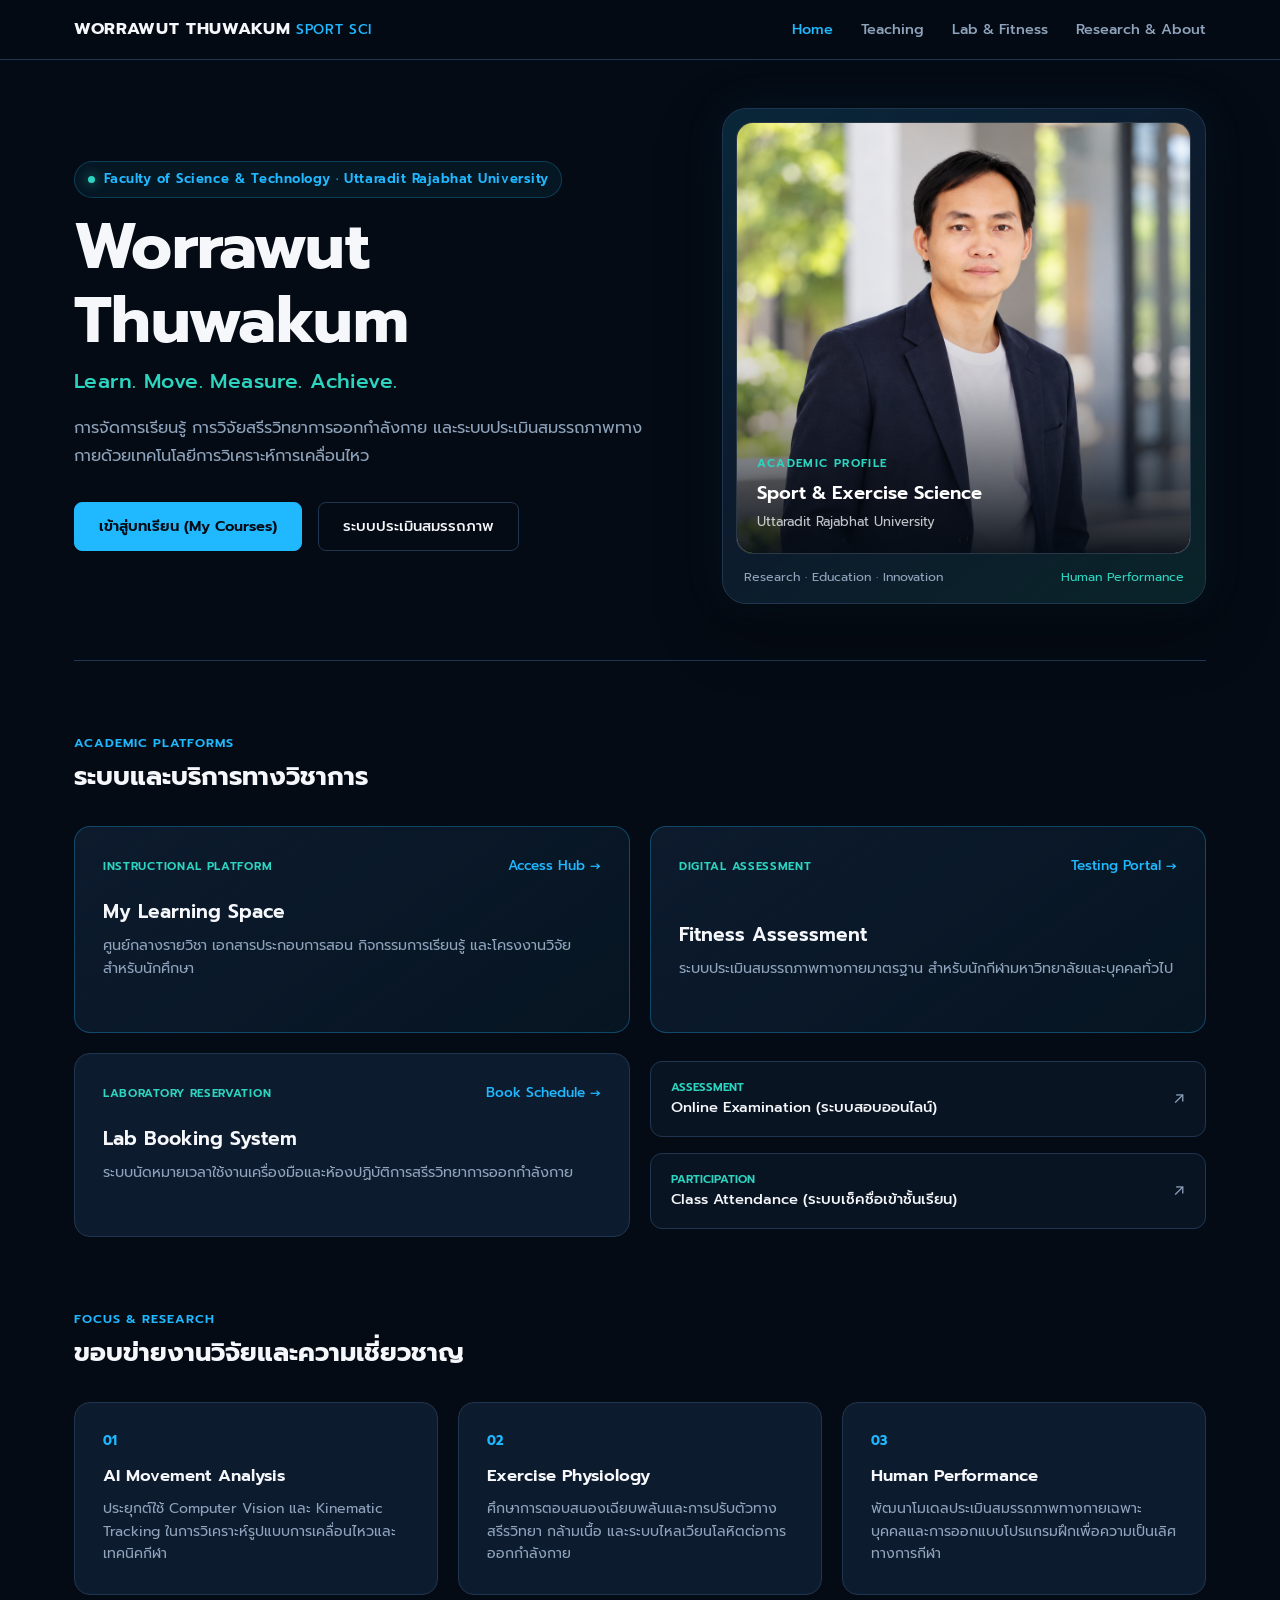
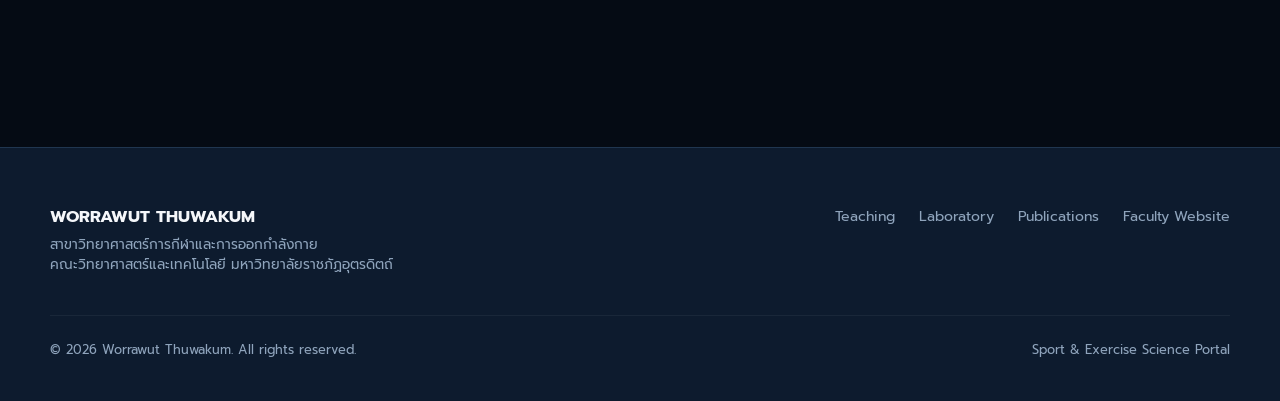
<file: index.html>
<!DOCTYPE html>
<html lang="th">
<head>
  <meta charset="UTF-8">
  <meta name="viewport" content="width=device-width, initial-scale=1.0">
  <title>Worrawut Thuwakum | Sport & Exercise Science</title>
  
  <link rel="preconnect" href="https://fonts.googleapis.com">
  <link rel="preconnect" href="https://fonts.gstatic.com" crossorigin>
  <link href="https://fonts.googleapis.com/css2?family=Inter:wght@400;500;600;700&family=Prompt:wght@300;400;500;600&display=swap" rel="stylesheet">

  <style>
    :root {
      --bg-base: #050b14;
      --surface: #0d1b2e;
      --card-bg: #132640;
      --card-hover: #183052;
      --border-subtle: #203650;
      --primary: #20b8ff;
      --secondary: #2dd4bf;
      --text-main: #f5f7fa;
      --text-muted: #8fa4bc;
      --font-stack: 'Prompt', 'Inter', sans-serif;
    }

    * {
      box-sizing: border-box;
      margin: 0;
      padding: 0;
    }

    body {
      background-color: var(--bg-base);
      color: var(--text-main);
      font-family: var(--font-stack);
      line-height: 1.6;
      min-height: 100vh;
      display: flex;
      flex-direction: column;
    }

    /* Navigation */
    .navbar {
      width: 100%;
      background: rgba(5, 11, 20, 0.9);
      backdrop-filter: blur(12px);
      border-bottom: 1px solid var(--border-subtle);
      position: sticky;
      top: 0;
      z-index: 50;
    }

    .nav-container {
      max-width: 1180px;
      margin: 0 auto;
      padding: 1rem 1.5rem;
      display: flex;
      align-items: center;
      justify-content: space-between;
    }

    .brand {
      font-weight: 700;
      font-size: 1.05rem;
      color: var(--text-main);
      text-decoration: none;
      letter-spacing: 0.04em;
    }

    .brand span {
      color: var(--primary);
      font-weight: 500;
      font-size: 0.85rem;
      margin-left: 0.35rem;
    }

    .nav-links {
      display: flex;
      gap: 1.75rem;
      list-style: none;
    }

    .nav-links a {
      color: var(--text-muted);
      text-decoration: none;
      font-size: 0.9rem;
      font-weight: 500;
      transition: color 0.2s ease;
    }

    .nav-links a:hover,
    .nav-links a.active {
      color: var(--primary);
    }

    /* Main Container */
    main {
      flex: 1;
      max-width: 1180px;
      width: 100%;
      margin: 0 auto;
      padding: 3rem 1.5rem 5rem;
    }

    /* Hero Section */
    .hero {
      display: grid;
      grid-template-columns: 1.2fr 0.8fr;
      gap: 3rem;
      align-items: center;
      margin-bottom: 4.5rem;
      padding-bottom: 3.5rem;
      border-bottom: 1px solid var(--border-subtle);
    }

    .hero-kicker {
      font-size: 0.82rem;
      font-weight: 600;
      letter-spacing: 0.1em;
      text-transform: uppercase;
      color: var(--primary);
      margin-bottom: 0.75rem;
    }

    .hero-name {
      font-size: clamp(2.4rem, 4.5vw, 3.4rem);
      font-weight: 700;
      line-height: 1.15;
      letter-spacing: -0.01em;
      margin-bottom: 0.5rem;
    }

    .hero-tagline {
      font-size: 1.25rem;
      font-weight: 500;
      color: var(--secondary);
      margin-bottom: 1rem;
      letter-spacing: 0.02em;
    }

    .hero-desc {
      color: var(--text-muted);
      font-size: 1.02rem;
      line-height: 1.7;
      margin-bottom: 2rem;
      max-width: 580px;
    }

    .hero-actions {
      display: flex;
      flex-wrap: wrap;
      gap: 1rem;
    }

    .btn {
      display: inline-flex;
      align-items: center;
      gap: 0.5rem;
      padding: 0.75rem 1.5rem;
      border-radius: 0.5rem;
      font-size: 0.92rem;
      font-weight: 500;
      text-decoration: none;
      transition: all 0.2s ease;
      cursor: pointer;
    }

    .btn-primary {
      background: var(--primary);
      color: #050b14;
      font-weight: 600;
      border: 1px solid var(--primary);
    }

    .btn-primary:hover {
      background: #3ac4ff;
      transform: translateY(-2px);
    }

    .btn-secondary {
      background: transparent;
      color: var(--text-main);
      border: 1px solid var(--border-subtle);
    }

    .btn-secondary:hover {
      border-color: var(--primary);
      color: var(--primary);
      transform: translateY(-2px);
    }

    /* Motion/Data Abstract Graphic */
    .hero-visual {
      background: var(--surface);
      border: 1px solid var(--border-subtle);
      border-radius: 1.25rem;
      padding: 1.75rem;
      position: relative;
      display: flex;
      flex-direction: column;
      justify-content: space-between;
      min-height: 280px;
      box-shadow: 0 15px 30px rgba(0, 0, 0, 0.35);
    }

    .visual-header {
      display: flex;
      justify-content: space-between;
      align-items: center;
      font-size: 0.78rem;
      color: var(--text-muted);
      border-bottom: 1px solid rgba(255, 255, 255, 0.05);
      padding-bottom: 0.75rem;
    }

    .visual-body {
      display: flex;
      align-items: center;
      justify-content: center;
      padding: 1.5rem 0;
    }

    .visual-body svg {
      width: 100%;
      height: 120px;
    }

    .visual-footer {
      font-size: 0.78rem;
      color: var(--text-muted);
      display: flex;
      justify-content: space-between;
    }

    /* Section Headers */
    .section-title-wrap {
      margin-bottom: 1.75rem;
    }

    .section-tag {
      font-size: 0.78rem;
      font-weight: 600;
      letter-spacing: 0.08em;
      text-transform: uppercase;
      color: var(--primary);
      margin-bottom: 0.25rem;
    }

    .section-title {
      font-size: 1.6rem;
      font-weight: 700;
    }

    /* Services Grid */
    .services-section {
      margin-bottom: 4.5rem;
    }

    .service-grid {
      display: grid;
      grid-template-columns: repeat(2, 1fr);
      gap: 1.25rem;
      margin-bottom: 1.25rem;
    }

    .service-card {
      background: var(--surface);
      border: 1px solid var(--border-subtle);
      border-radius: 1rem;
      padding: 1.75rem;
      text-decoration: none;
      color: inherit;
      display: flex;
      flex-direction: column;
      justify-content: space-between;
      transition: all 0.25s ease;
      position: relative;
    }

    .service-card:hover {
      background: var(--card-bg);
      border-color: var(--primary);
      transform: translateY(-3px);
    }

    .service-card.highlight {
      background: linear-gradient(145deg, var(--surface) 0%, rgba(32, 184, 255, 0.06) 100%);
      border-color: rgba(32, 184, 255, 0.3);
    }

    .service-meta {
      display: flex;
      justify-content: space-between;
      align-items: center;
      margin-bottom: 1.25rem;
    }

    .service-label {
      font-size: 0.72rem;
      font-weight: 600;
      letter-spacing: 0.06em;
      text-transform: uppercase;
      color: var(--secondary);
    }

    .service-title {
      font-size: 1.2rem;
      font-weight: 600;
      margin-bottom: 0.4rem;
      color: var(--text-main);
    }

    .service-desc {
      font-size: 0.9rem;
      color: var(--text-muted);
      line-height: 1.6;
      margin-bottom: 1.5rem;
    }

    .service-link {
      font-size: 0.85rem;
      font-weight: 500;
      color: var(--primary);
      display: inline-flex;
      align-items: center;
      gap: 0.35rem;
      transition: gap 0.2s ease;
    }

    .service-card:hover .service-link {
      gap: 0.65rem;
    }

    /* Utilities Strip */
    .utility-strip {
      display: grid;
      grid-template-columns: repeat(2, 1fr);
      gap: 1rem;
    }

    .utility-card {
      background: rgba(13, 27, 46, 0.6);
      border: 1px solid var(--border-subtle);
      border-radius: 0.75rem;
      padding: 1rem 1.25rem;
      text-decoration: none;
      color: inherit;
      display: flex;
      justify-content: space-between;
      align-items: center;
      transition: all 0.2s ease;
    }

    .utility-card:hover {
      background: var(--surface);
      border-color: var(--primary);
    }

    .utility-title {
      font-size: 0.92rem;
      font-weight: 500;
    }

    .utility-arrow {
      color: var(--text-muted);
      transition: color 0.2s ease;
    }

    .utility-card:hover .utility-arrow {
      color: var(--primary);
    }

    /* Research & Focus Grid */
    .focus-section {
      margin-bottom: 4.5rem;
    }

    .focus-grid {
      display: grid;
      grid-template-columns: repeat(3, 1fr);
      gap: 1.25rem;
    }

    .focus-card {
      background: var(--surface);
      border: 1px solid var(--border-subtle);
      border-radius: 1rem;
      padding: 1.75rem;
    }

    .focus-num {
      font-size: 0.8rem;
      font-weight: 700;
      color: var(--primary);
      margin-bottom: 0.75rem;
    }

    .focus-title {
      font-size: 1.05rem;
      font-weight: 600;
      margin-bottom: 0.5rem;
    }

    .focus-desc {
      font-size: 0.88rem;
      color: var(--text-muted);
      line-height: 1.6;
    }

    /* Footer */
    footer {
      border-top: 1px solid var(--border-subtle);
      background: var(--surface);
      padding: 3.5rem 1.5rem 2.5rem;
      color: var(--text-muted);
    }

    .footer-container {
      max-width: 1180px;
      margin: 0 auto;
      display: flex;
      justify-content: space-between;
      flex-wrap: wrap;
      gap: 2rem;
    }

    .footer-brand {
      font-size: 1.05rem;
      font-weight: 700;
      color: var(--text-main);
      margin-bottom: 0.25rem;
    }

    .footer-dept {
      font-size: 0.85rem;
      line-height: 1.5;
    }

    .footer-links {
      display: flex;
      gap: 1.5rem;
      list-style: none;
      align-items: center;
    }

    .footer-links a {
      color: var(--text-muted);
      text-decoration: none;
      font-size: 0.88rem;
      transition: color 0.2s ease;
    }

    .footer-links a:hover {
      color: var(--primary);
    }

    .footer-bottom {
      max-width: 1180px;
      margin: 2.5rem auto 0;
      padding-top: 1.5rem;
      border-top: 1px solid rgba(255, 255, 255, 0.05);
      font-size: 0.8rem;
      display: flex;
      justify-content: space-between;
    }


    /* Academic profile hero */
    .hero { grid-template-columns: 1.1fr 0.9fr; gap: 3.5rem; }
    .hero-kicker {
      display:inline-flex; align-items:center; gap:.55rem; padding:.45rem .8rem;
      border:1px solid rgba(32,184,255,.24); border-radius:999px;
      background:rgba(32,184,255,.07); letter-spacing:.04em; text-transform:none;
    }
    .hero-kicker::before {
      content:""; width:7px; height:7px; border-radius:50%; background:var(--secondary);
      box-shadow:0 0 12px rgba(45,212,191,.8); flex:0 0 auto;
    }
    .hero-name { max-width:650px; font-size:clamp(2.5rem,5vw,4rem); }
    .hero-tagline { font-size:clamp(1.05rem,2vw,1.3rem); }
    .hero-visual {
      min-height:0; padding:.85rem; overflow:hidden; border-radius:1.5rem;
      background:linear-gradient(145deg,rgba(32,184,255,.16),rgba(13,27,46,.96) 48%,rgba(45,212,191,.12));
      box-shadow:0 24px 65px rgba(0,0,0,.38),0 0 45px rgba(32,184,255,.08);
    }
    .profile-frame { position:relative; overflow:hidden; min-height:390px; border:1px solid rgba(255,255,255,.12); border-radius:1.05rem; background:#0d1b2e; }
    .profile-image { display:block; width:100%; height:430px; object-fit:cover; object-position:center 25%; }
    .profile-overlay { position:absolute; inset:42% 0 0; background:linear-gradient(180deg,transparent 0%,rgba(5,11,20,.18) 32%,rgba(5,11,20,.94) 100%); pointer-events:none; }
    .profile-caption { position:absolute; right:1.25rem; bottom:1.2rem; left:1.25rem; z-index:1; }
    .profile-caption-label { display:inline-block; margin-bottom:.4rem; color:var(--secondary); font-size:.72rem; font-weight:600; letter-spacing:.12em; text-transform:uppercase; }
    .profile-caption strong { display:block; color:#fff; font-size:1.15rem; font-weight:600; }
    .profile-caption span:last-child { color:rgba(245,247,250,.78); font-size:.82rem; }
    .hero-visual .visual-footer { padding:.8rem .45rem .15rem; gap:.75rem; flex-wrap:wrap; }
    .hero-visual .visual-footer span:last-child { color:var(--secondary); }
    @media (max-width:860px) {
      .hero { grid-template-columns:1fr; gap:2rem; }
      .profile-frame { min-height:320px; }
      .profile-image { height:min(110vw,430px); }
    }
    @media (max-width:520px) {
      main { padding:2rem 1rem 3.5rem; }
      .hero { margin-bottom:3rem; padding-bottom:2.5rem; }
      .hero-name { font-size:clamp(2.15rem,10vw,3rem); }
      .hero-actions { flex-direction:column; }
      .hero-actions .btn { justify-content:center; }
      .profile-frame { min-height:280px; }
      .profile-image { height:350px; }
      .footer-bottom { flex-direction:column; gap:.5rem; }
    }

    @media (max-width: 860px) {
      .hero {
        grid-template-columns: 1fr;
        gap: 2rem;
      }
      .service-grid,
      .utility-strip,
      .focus-grid {
        grid-template-columns: 1fr;
      }
      .nav-links {
        display: none;
      }
    }
  </style>
</head>
<body>

  <!-- Navigation -->
  <header class="navbar">
    <div class="nav-container">
      <a href="index.html" class="brand">WORRAWUT THUWAKUM<span>SPORT SCI</span></a>
      <nav>
        <ul class="nav-links">
          <li><a href="index.html" class="active">Home</a></li>
          <li><a href="sport-nutrition-classroom/">Teaching</a></li>
          <li><a href="lab-assessment/">Lab & Fitness</a></li>
          <li><a href="about/">Research & About</a></li>
        </ul>
      </nav>
    </div>
  </header>

  <!-- Main Container -->
  <main>
    
    <!-- Hero Section -->
    <section class="hero">
      <div class="hero-content">
        <div class="hero-kicker">Faculty of Science & Technology · Uttaradit Rajabhat University</div>
        <h1 class="hero-name">Worrawut Thuwakum</h1>
        <div class="hero-tagline">Learn. Move. Measure. Achieve.</div>
        <p class="hero-desc">
          การจัดการเรียนรู้ การวิจัยสรีรวิทยาการออกกำลังกาย และระบบประเมินสมรรถภาพทางกายด้วยเทคโนโลยีการวิเคราะห์การเคลื่อนไหว
        </p>
        <div class="hero-actions">
          <a href="sport-nutrition-classroom/" class="btn btn-primary">เข้าสู่บทเรียน (My Courses)</a>
          <a href="lab-assessment/" class="btn btn-secondary">ระบบประเมินสมรรถภาพ</a>
        </div>
      </div>

      <!-- Academic Profile / Sport Science Technology -->
      <div class="hero-visual">
        <div class="profile-frame">
          <img class="profile-image" src="pic/profile.png"
            alt="Worrawut Thuwakum, Sport and Exercise Science"
            loading="eager" fetchpriority="high">
          <div class="profile-overlay"></div>
          <div class="profile-caption">
            <span class="profile-caption-label">Academic Profile</span>
            <strong>Sport & Exercise Science</strong>
            <span>Uttaradit Rajabhat University</span>
          </div>
        </div>
        <div class="visual-footer">
          <span>Research · Education · Innovation</span>
          <span>Human Performance</span>
        </div>
      </div>
    </section>

    <!-- Academic Services (Tiered Hierarchy) -->
    <section class="services-section">
      <div class="section-title-wrap">
        <div class="section-tag">Academic Platforms</div>
        <h2 class="section-title">ระบบและบริการทางวิชาการ</h2>
      </div>

      <div class="service-grid">
        <!-- Learning Space (Primary) -->
        <a href="sport-nutrition-classroom/" class="service-card highlight">
          <div class="service-meta">
            <span class="service-label">Instructional Platform</span>
            <span class="service-link">Access Hub →</span>
          </div>
          <div>
            <h3 class="service-title">My Learning Space</h3>
            <p class="service-desc">ศูนย์กลางรายวิชา เอกสารประกอบการสอน กิจกรรมการเรียนรู้ และโครงงานวิจัยสำหรับนักศึกษา</p>
          </div>
        </a>

        <!-- Fitness Testing (Highlight) -->
        <a href="lab-assessment/" class="service-card highlight">
          <div class="service-meta">
            <span class="service-label">Digital Assessment</span>
            <span class="service-link">Testing Portal →</span>
          </div>
          <div>
            <h3 class="service-title">Fitness Assessment</h3>
            <p class="service-desc">ระบบประเมินสมรรถภาพทางกายมาตรฐาน สำหรับนักกีฬามหาวิทยาลัยและบุคคลทั่วไป</p>
          </div>
        </a>

        <!-- Lab Booking (Secondary) -->
        <a id="btn-lab" target="_blank" rel="noopener noreferrer" class="service-card">
          <div class="service-meta">
            <span class="service-label">Laboratory Reservation</span>
            <span class="service-link">Book Schedule →</span>
          </div>
          <div>
            <h3 class="service-title">Lab Booking System</h3>
            <p class="service-desc">ระบบนัดหมายเวลาใช้งานเครื่องมือและห้องปฏิบัติการสรีรวิทยาการออกกำลังกาย</p>
          </div>
        </a>

        <!-- Utility Strip (Examination & Attendance) -->
        <div style="display: flex; flex-direction: column; gap: 1rem; justify-content: center;">
          <a id="btn-exam" target="_blank" rel="noopener noreferrer" class="utility-card">
            <div>
              <div style="font-size: 0.72rem; color: var(--secondary); text-transform: uppercase; font-weight: 600;">Assessment</div>
              <div class="utility-title">Online Examination (ระบบสอบออนไลน์)</div>
            </div>
            <div class="utility-arrow">↗</div>
          </a>

          <a id="btn-attendance" target="_blank" rel="noopener noreferrer" class="utility-card">
            <div>
              <div style="font-size: 0.72rem; color: var(--secondary); text-transform: uppercase; font-weight: 600;">Participation</div>
              <div class="utility-title">Class Attendance (ระบบเช็คชื่อเข้าชั้นเรียน)</div>
            </div>
            <div class="utility-arrow">↗</div>
          </a>
        </div>
      </div>
    </section>

    <!-- Research & Academic Focus -->
    <section class="focus-section">
      <div class="section-title-wrap">
        <div class="section-tag">Focus & Research</div>
        <h2 class="section-title">ขอบข่ายงานวิจัยและความเชี่ยวชาญ</h2>
      </div>

      <div class="focus-grid">
        <div class="focus-card">
          <div class="focus-num">01</div>
          <h3 class="focus-title">AI Movement Analysis</h3>
          <p class="focus-desc">ประยุกต์ใช้ Computer Vision และ Kinematic Tracking ในการวิเคราะห์รูปแบบการเคลื่อนไหวและเทคนิคกีฬา</p>
        </div>

        <div class="focus-card">
          <div class="focus-num">02</div>
          <h3 class="focus-title">Exercise Physiology</h3>
          <p class="focus-desc">ศึกษาการตอบสนองเฉียบพลันและการปรับตัวทางสรีรวิทยา กล้ามเนื้อ และระบบไหลเวียนโลหิตต่อการออกกำลังกาย</p>
        </div>

        <div class="focus-card">
          <div class="focus-num">03</div>
          <h3 class="focus-title">Human Performance</h3>
          <p class="focus-desc">พัฒนาโมเดลประเมินสมรรถภาพทางกายเฉพาะบุคคลและการออกแบบโปรแกรมฝึกเพื่อความเป็นเลิศทางการกีฬา</p>
        </div>
      </div>
    </section>

  </main>

  <!-- Footer -->
  <footer>
    <div class="footer-container">
      <div>
        <div class="footer-brand">WORRAWUT THUWAKUM</div>
        <div class="footer-dept">
          สาขาวิทยาศาสตร์การกีฬาและการออกกำลังกาย<br>
          คณะวิทยาศาสตร์และเทคโนโลยี มหาวิทยาลัยราชภัฏอุตรดิตถ์
        </div>
      </div>
      <div>
        <ul class="footer-links">
          <li><a href="sport-nutrition-classroom/">Teaching</a></li>
          <li><a href="lab-assessment/">Laboratory</a></li>
          <li><a href="about/">Publications</a></li>
          <li><a href="https://sci.uru.ac.th" target="_blank" rel="noopener">Faculty Website</a></li>
        </ul>
      </div>
    </div>
    <div class="footer-bottom">
      <span>© 2026 Worrawut Thuwakum. All rights reserved.</span>
      <span>Sport & Exercise Science Portal</span>
    </div>
  </footer>

  <!-- Load Config & Bind Links -->
  <script src="assets/js/config.js"></script>
  <script>
    document.addEventListener("DOMContentLoaded", () => {
      if (typeof APP_CONFIG !== "undefined" && APP_CONFIG.webApps) {
        const bind = (id, url) => {
          const el = document.getElementById(id);
          if (el && url) el.href = url;
        };

        bind("btn-lab", APP_CONFIG.webApps.labBooking);
        bind("btn-exam", "smart-exam/");
        bind("btn-attendance", APP_CONFIG.webApps.attendance);
      }
    });
  </script>
</body>
</html>
</file>
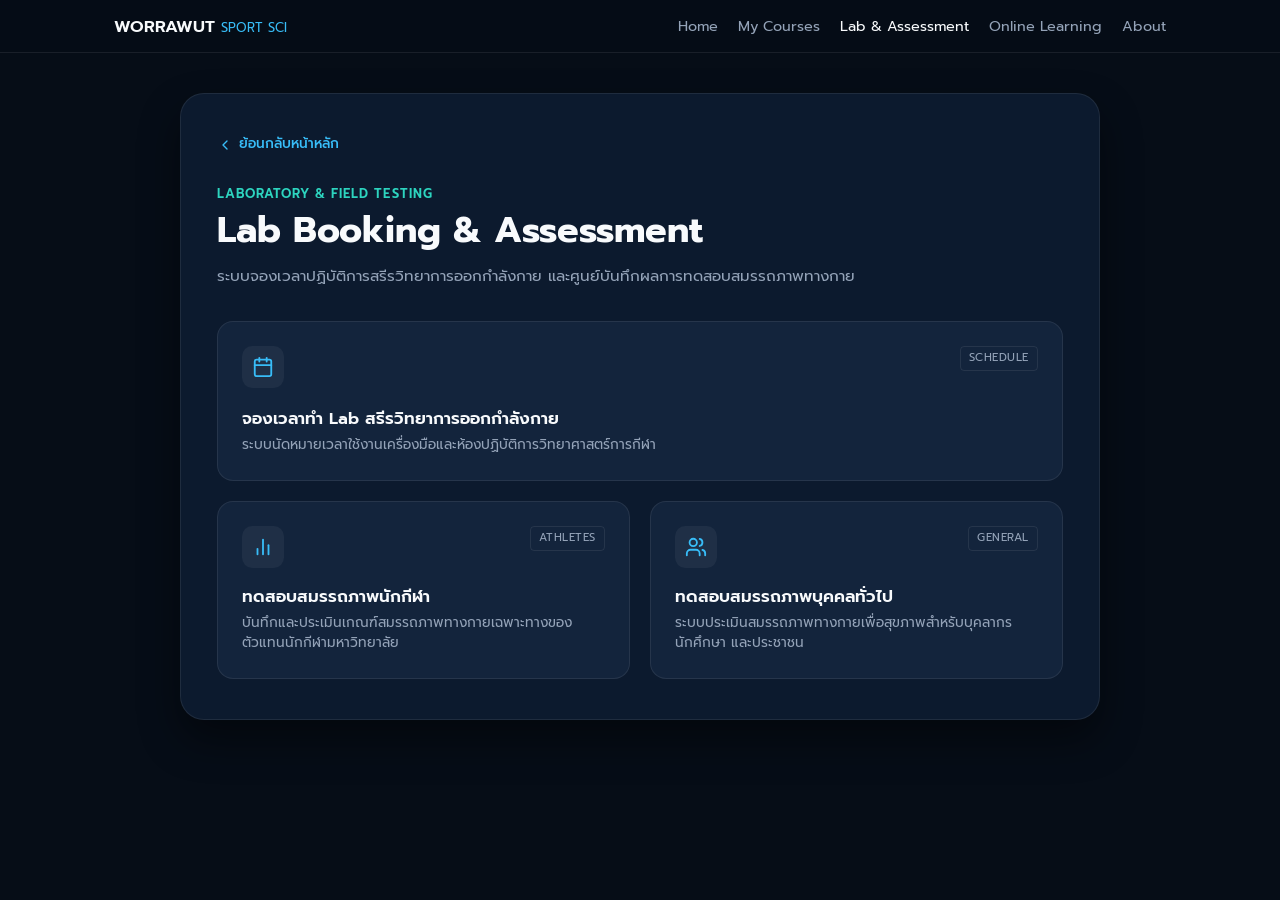
<file: lab-assessment/index.html>
<!DOCTYPE html>
<html lang="th">
<head>
  <meta charset="UTF-8">
  <meta name="viewport" content="width=device-width, initial-scale=1.0">
  <title>Lab & Assessment | Worrawut Sport Sci</title>
  
  <link rel="preconnect" href="https://fonts.googleapis.com">
  <link rel="preconnect" href="https://fonts.gstatic.com" crossorigin>
  <link href="https://fonts.googleapis.com/css2?family=Inter:wght@400;500;600;700&family=Prompt:wght@300;400;500;600&display=swap" rel="stylesheet">

  <style>
    :root {
      --bg-base: #060d17;
      --card-bg: #0c1a2e;
      --card-inner: #13243c;
      --card-inner-hover: #1a304f;
      --accent-blue: #38bdf8;
      --accent-teal: #2dd4bf;
      --text-main: #f8fafc;
      --text-muted: #94a3b8;
      --border-subtle: rgba(255, 255, 255, 0.08);
      --font-stack: 'Prompt', 'Inter', sans-serif;
    }

    * {
      box-sizing: border-box;
      margin: 0;
      padding: 0;
    }

    body {
      background-color: var(--bg-base);
      color: var(--text-main);
      font-family: var(--font-stack);
      line-height: 1.5;
      min-height: 100vh;
      display: flex;
      flex-direction: column;
    }

    .navbar {
      width: 100%;
      background: rgba(6, 13, 23, 0.85);
      backdrop-filter: blur(12px);
      border-bottom: 1px solid var(--border-subtle);
      position: sticky;
      top: 0;
      z-index: 50;
    }

    .nav-container {
      max-width: 1100px;
      margin: 0 auto;
      padding: 0.85rem 1.5rem;
      display: flex;
      align-items: center;
      justify-content: space-between;
    }

    .brand {
      font-weight: 600;
      font-size: 1.05rem;
      color: var(--text-main);
      text-decoration: none;
    }

    .brand span {
      color: var(--accent-blue);
      font-size: 0.8rem;
      margin-left: 0.4rem;
      font-weight: 400;
    }

    .nav-links {
      display: flex;
      gap: 1.25rem;
      list-style: none;
    }

    .nav-links a {
      color: var(--text-muted);
      text-decoration: none;
      font-size: 0.9rem;
      transition: color 0.2s ease;
    }

    .nav-links a:hover,
    .nav-links a.active {
      color: var(--text-main);
    }

    main {
      flex: 1;
      padding: 2.5rem 1rem 4rem;
      display: flex;
      justify-content: center;
      align-items: flex-start;
    }

    .portal-card {
      background: var(--card-bg);
      border: 1px solid var(--border-subtle);
      border-radius: 1.5rem;
      max-width: 920px;
      width: 100%;
      padding: 2.5rem 2.25rem;
      box-shadow: 0 20px 40px rgba(0, 0, 0, 0.45);
    }

    .back-nav {
      margin-bottom: 1.5rem;
    }

    .back-link {
      display: inline-flex;
      align-items: center;
      gap: 0.4rem;
      color: var(--accent-blue);
      text-decoration: none;
      font-size: 0.85rem;
      font-weight: 500;
    }

    .back-link:hover {
      text-decoration: underline;
    }

    .section-tag {
      font-size: 0.8rem;
      font-weight: 600;
      color: var(--accent-teal);
      letter-spacing: 0.08em;
      text-transform: uppercase;
      margin-bottom: 0.4rem;
    }

    .page-title {
      font-size: clamp(1.75rem, 3.5vw, 2.25rem);
      font-weight: 700;
      line-height: 1.2;
      margin-bottom: 0.75rem;
    }

    .page-desc {
      color: var(--text-muted);
      font-size: 0.95rem;
      max-width: 650px;
      margin-bottom: 2rem;
      line-height: 1.6;
    }

    .grid-container {
      display: grid;
      grid-template-columns: repeat(2, 1fr);
      gap: 1.25rem;
    }

    .action-card {
      background: var(--card-inner);
      border: 1px solid var(--border-subtle);
      border-radius: 1rem;
      padding: 1.5rem;
      text-decoration: none;
      color: inherit;
      display: flex;
      flex-direction: column;
      justify-content: space-between;
      min-height: 160px;
      transition: all 0.2s ease;
    }

    .action-card:hover {
      background: var(--card-inner-hover);
      border-color: rgba(56, 189, 248, 0.4);
      transform: translateY(-2px);
    }

    .action-card.full-width {
      grid-column: span 2;
    }

    .card-top {
      display: flex;
      justify-content: space-between;
      align-items: flex-start;
      margin-bottom: 1rem;
    }

    .card-icon {
      width: 42px;
      height: 42px;
      border-radius: 0.65rem;
      background: rgba(255, 255, 255, 0.05);
      display: flex;
      align-items: center;
      justify-content: center;
      color: var(--accent-blue);
    }

    .badge-indicator {
      font-size: 0.7rem;
      color: var(--text-muted);
      border: 1px solid var(--border-subtle);
      padding: 0.2rem 0.5rem;
      border-radius: 4px;
      text-transform: uppercase;
      letter-spacing: 0.05em;
    }

    .card-title {
      font-size: 1.05rem;
      font-weight: 600;
      margin-bottom: 0.25rem;
    }

    .card-desc {
      font-size: 0.85rem;
      color: var(--text-muted);
      line-height: 1.5;
    }

    @media (max-width: 640px) {
      .portal-card {
        padding: 1.75rem 1.25rem;
      }
      .grid-container {
        grid-template-columns: 1fr;
      }
      .action-card.full-width {
        grid-column: span 1;
      }
      .nav-links {
        display: none;
      }
    }
  </style>
</head>
<body>

  <!-- Navigation -->
  <header class="navbar">
    <div class="nav-container">
      <a href="../index.html" class="brand">WORRAWUT<span>SPORT SCI</span></a>
      <nav>
        <ul class="nav-links">
          <li><a href="../index.html">Home</a></li>
          <li><a href="../courses/">My Courses</a></li>
          <li><a href="./" class="active">Lab & Assessment</a></li>
          <li><a href="../online-learning/">Online Learning</a></li>
          <li><a href="../about/">About</a></li>
        </ul>
      </nav>
    </div>
  </header>

  <!-- Main Content -->
  <main>
    <article class="portal-card">
      <div class="back-nav">
        <a href="../index.html" class="back-link">
          <svg width="16" height="16" viewBox="0 0 24 24" fill="none" stroke="currentColor" stroke-width="2" stroke-linecap="round" stroke-linejoin="round"><path d="m15 18-6-6 6-6"/></svg>
          ย้อนกลับหน้าหลัก
        </a>
      </div>

      <div class="section-tag">Laboratory & Field Testing</div>
      <h1 class="page-title">Lab Booking & Assessment</h1>
      <p class="page-desc">ระบบจองเวลาปฏิบัติการสรีรวิทยาการออกกำลังกาย และศูนย์บันทึกผลการทดสอบสมรรถภาพทางกาย</p>

      <section class="grid-container">
        
        <!-- Lab Booking -->
        <a id="btn-lab" target="_blank" rel="noopener noreferrer" class="action-card full-width">
          <div class="card-top">
            <div class="card-icon">
              <svg width="22" height="22" viewBox="0 0 24 24" fill="none" stroke="currentColor" stroke-width="2" stroke-linecap="round" stroke-linejoin="round"><rect width="18" height="18" x="3" y="4" rx="2" ry="2"/><line x1="16" x2="16" y1="2" y2="6"/><line x1="8" x2="8" y1="2" y2="6"/><line x1="3" x2="21" y1="10" y2="10"/></svg>
            </div>
            <span class="badge-indicator">Schedule</span>
          </div>
          <div>
            <div class="card-title">จองเวลาทำ Lab สรีรวิทยาการออกกำลังกาย</div>
            <div class="card-desc">ระบบนัดหมายเวลาใช้งานเครื่องมือและห้องปฏิบัติการวิทยาศาสตร์การกีฬา</div>
          </div>
        </a>

        <!-- Athlete Fitness -->
        <a id="btn-fitness-athlete" target="_blank" rel="noopener noreferrer" class="action-card">
          <div class="card-top">
            <div class="card-icon">
              <svg width="22" height="22" viewBox="0 0 24 24" fill="none" stroke="currentColor" stroke-width="2" stroke-linecap="round" stroke-linejoin="round"><path d="M18 20V10"/><path d="M12 20V4"/><path d="M6 20v-6"/></svg>
            </div>
            <span class="badge-indicator">Athletes</span>
          </div>
          <div>
            <div class="card-title">ทดสอบสมรรถภาพนักกีฬา</div>
            <div class="card-desc">บันทึกและประเมินเกณฑ์สมรรถภาพทางกายเฉพาะทางของตัวแทนนักกีฬามหาวิทยาลัย</div>
          </div>
        </a>

        <!-- General Fitness -->
        <a id="btn-fitness-general" target="_blank" rel="noopener noreferrer" class="action-card">
          <div class="card-top">
            <div class="card-icon">
              <svg width="22" height="22" viewBox="0 0 24 24" fill="none" stroke="currentColor" stroke-width="2" stroke-linecap="round" stroke-linejoin="round"><path d="M16 21v-2a4 4 0 0 0-4-4H6a4 4 0 0 0-4 4v2"/><circle cx="9" cy="7" r="4"/><path d="M22 21v-2a4 4 0 0 0-3-3.87"/><path d="M16 3.13a4 4 0 0 1 0 7.75"/></svg>
            </div>
            <span class="badge-indicator">General</span>
          </div>
          <div>
            <div class="card-title">ทดสอบสมรรถภาพบุคคลทั่วไป</div>
            <div class="card-desc">ระบบประเมินสมรรถภาพทางกายเพื่อสุขภาพสำหรับบุคลากร นักศึกษา และประชาชน</div>
          </div>
        </a>

      </section>
    </article>
  </main>

  <!-- Load Config & Bind Links -->
  <script src="../assets/js/config.js"></script>
  <script>
    document.addEventListener("DOMContentLoaded", () => {
      if (typeof APP_CONFIG !== "undefined" && APP_CONFIG.webApps) {
        const bind = (id, url) => {
          const el = document.getElementById(id);
          if (el && url) el.href = url;
        };

        bind("btn-lab", APP_CONFIG.webApps.labBooking);
        bind("btn-fitness-athlete", APP_CONFIG.webApps.fitnessAthlete);
        bind("btn-fitness-general", APP_CONFIG.webApps.fitnessGeneral);
      }
    });
  </script>
</body>
</html>
</file>
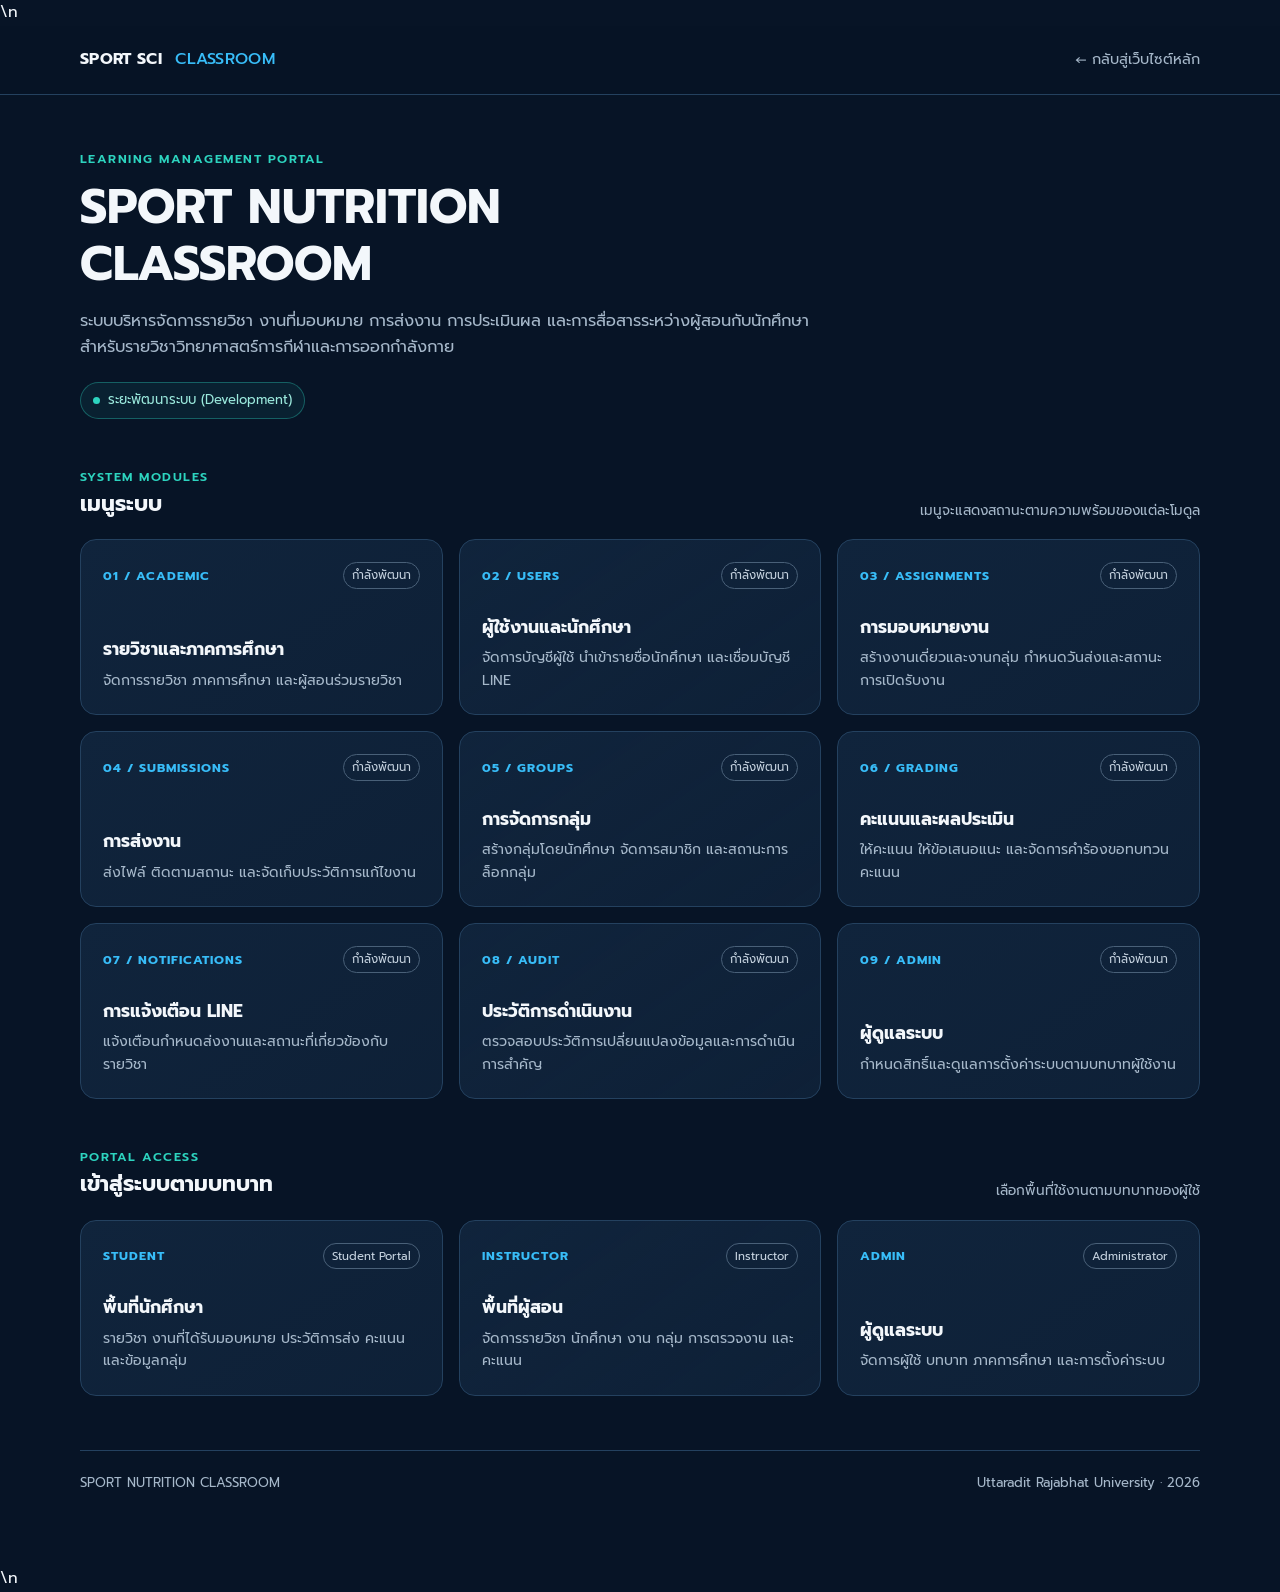
<file: sport-nutrition-classroom/index.html>
<!DOCTYPE html>
<html lang="th">
<head>
  <meta charset="UTF-8">
  <meta name="viewport" content="width=device-width, initial-scale=1.0">
  <meta name="theme-color" content="#071426">
  <title>Sport Nutrition Classroom | Learning Management Portal</title>
  <link rel="preconnect" href="https://fonts.googleapis.com">
  <link rel="preconnect" href="https://fonts.gstatic.com" crossorigin>
  <link href="https://fonts.googleapis.com/css2?family=Inter:wght@400;500;600;700&family=Prompt:wght@300;400;500;600;700&display=swap" rel="stylesheet">
  <style>
    :root{--bg:#071426;--surface:#10243c;--border:#24415f;--primary:#38bdf8;--teal:#2dd4bf;--text:#f3f7fb;--muted:#a6b8ca;--font:'Prompt','Inter',sans-serif}
    *{box-sizing:border-box;margin:0;padding:0}
    body{min-height:100vh;background:radial-gradient(circle at 85% 0%,rgba(56,189,248,.12),transparent 32%),var(--bg);color:var(--text);font-family:var(--font);line-height:1.6}
    a{color:inherit;text-decoration:none}
    .topbar{border-bottom:1px solid var(--border);background:rgba(7,20,38,.88);backdrop-filter:blur(12px)}
    .wrap{width:min(1120px,calc(100% - 40px));margin:auto}
    .nav{min-height:68px;display:flex;align-items:center;justify-content:space-between;gap:20px}
    .brand{font-weight:700;letter-spacing:.02em}.brand span{color:var(--primary);font-weight:500;margin-left:8px}
    .back{font-size:.9rem;color:var(--muted)}.back:hover{color:var(--primary)}
    main{padding:54px 0 72px}
    .eyebrow{font-size:.78rem;letter-spacing:.12em;text-transform:uppercase;color:var(--teal);font-weight:600}
    h1{font-size:clamp(2rem,4vw,3rem);line-height:1.2;margin:10px 0 14px}
    .intro{max-width:760px;color:var(--muted);font-size:1.02rem}
    .status{display:inline-flex;align-items:center;gap:8px;margin-top:22px;padding:7px 12px;border:1px solid rgba(45,212,191,.35);border-radius:999px;color:#9be9dd;font-size:.82rem;background:rgba(45,212,191,.07)}
    .dot{width:7px;height:7px;border-radius:50%;background:var(--teal)}
    .section-head{margin:48px 0 18px;display:flex;justify-content:space-between;align-items:end;gap:16px}
    h2{font-size:1.35rem}.section-note{font-size:.85rem;color:var(--muted)}
    .grid{display:grid;grid-template-columns:repeat(3,minmax(0,1fr));gap:16px}
    .card{min-height:176px;padding:22px;background:linear-gradient(145deg,var(--surface),rgba(16,36,60,.76));border:1px solid var(--border);border-radius:16px;display:flex;flex-direction:column;justify-content:space-between}
    .card-top{display:flex;justify-content:space-between;gap:12px;align-items:center}
    .number{font-size:.78rem;color:var(--primary);font-weight:700;letter-spacing:.08em}
    .state{font-size:.72rem;color:#c5d2df;border:1px solid #496078;border-radius:999px;padding:3px 8px}
    h3{font-size:1.08rem;margin:16px 0 6px}.desc{font-size:.88rem;color:var(--muted)}
    .footer{margin-top:54px;padding-top:22px;border-top:1px solid var(--border);color:var(--muted);font-size:.82rem;display:flex;justify-content:space-between;gap:16px;flex-wrap:wrap}
    @media(max-width:800px){.grid{grid-template-columns:repeat(2,minmax(0,1fr))}}
    @media(max-width:540px){.wrap{width:min(100% - 28px,1120px)}main{padding:38px 0 52px}.grid{grid-template-columns:1fr}.section-head{align-items:start;flex-direction:column}.nav{min-height:60px}}
  </style>
  <link rel="stylesheet" href="assets/css/app.css">
  <script src="https://static.line-scdn.net/liff/edge/2/sdk.js"></script>\n</head>
<body>
  <header class="topbar">
    <div class="wrap nav">
      <a class="brand" href="../index.html">SPORT SCI <span>CLASSROOM</span></a>
      <a class="back" href="../index.html">← กลับสู่เว็บไซต์หลัก</a>
    </div>
  </header>
  <main class="wrap">
    <div class="eyebrow">Learning Management Portal</div>
    <h1>SPORT NUTRITION<br>CLASSROOM</h1>
    <p class="intro">ระบบบริหารจัดการรายวิชา งานที่มอบหมาย การส่งงาน การประเมินผล และการสื่อสารระหว่างผู้สอนกับนักศึกษา สำหรับรายวิชาวิทยาศาสตร์การกีฬาและการออกกำลังกาย</p>
    <div class="status"><span class="dot"></span> ระยะพัฒนาระบบ (Development)</div>
    <div class="section-head">
      <div><div class="eyebrow">System Modules</div><h2>เมนูระบบ</h2></div>
      <div class="section-note">เมนูจะแสดงสถานะตามความพร้อมของแต่ละโมดูล</div>
    </div>
    <section class="grid" aria-label="System modules">
      <article class="card"><div class="card-top"><span class="number">01 / ACADEMIC</span><span class="state">กำลังพัฒนา</span></div><div><h3>รายวิชาและภาคการศึกษา</h3><p class="desc">จัดการรายวิชา ภาคการศึกษา และผู้สอนร่วมรายวิชา</p></div></article>
      <article class="card"><div class="card-top"><span class="number">02 / USERS</span><span class="state">กำลังพัฒนา</span></div><div><h3>ผู้ใช้งานและนักศึกษา</h3><p class="desc">จัดการบัญชีผู้ใช้ นำเข้ารายชื่อนักศึกษา และเชื่อมบัญชี LINE</p></div></article>
      <article class="card"><div class="card-top"><span class="number">03 / ASSIGNMENTS</span><span class="state">กำลังพัฒนา</span></div><div><h3>การมอบหมายงาน</h3><p class="desc">สร้างงานเดี่ยวและงานกลุ่ม กำหนดวันส่งและสถานะการเปิดรับงาน</p></div></article>
      <article class="card"><div class="card-top"><span class="number">04 / SUBMISSIONS</span><span class="state">กำลังพัฒนา</span></div><div><h3>การส่งงาน</h3><p class="desc">ส่งไฟล์ ติดตามสถานะ และจัดเก็บประวัติการแก้ไขงาน</p></div></article>
      <article class="card"><div class="card-top"><span class="number">05 / GROUPS</span><span class="state">กำลังพัฒนา</span></div><div><h3>การจัดการกลุ่ม</h3><p class="desc">สร้างกลุ่มโดยนักศึกษา จัดการสมาชิก และสถานะการล็อกกลุ่ม</p></div></article>
      <article class="card"><div class="card-top"><span class="number">06 / GRADING</span><span class="state">กำลังพัฒนา</span></div><div><h3>คะแนนและผลประเมิน</h3><p class="desc">ให้คะแนน ให้ข้อเสนอแนะ และจัดการคำร้องขอทบทวนคะแนน</p></div></article>
      <article class="card"><div class="card-top"><span class="number">07 / NOTIFICATIONS</span><span class="state">กำลังพัฒนา</span></div><div><h3>การแจ้งเตือน LINE</h3><p class="desc">แจ้งเตือนกำหนดส่งงานและสถานะที่เกี่ยวข้องกับรายวิชา</p></div></article>
      <article class="card"><div class="card-top"><span class="number">08 / AUDIT</span><span class="state">กำลังพัฒนา</span></div><div><h3>ประวัติการดำเนินงาน</h3><p class="desc">ตรวจสอบประวัติการเปลี่ยนแปลงข้อมูลและการดำเนินการสำคัญ</p></div></article>
      <article class="card"><div class="card-top"><span class="number">09 / ADMIN</span><span class="state">กำลังพัฒนา</span></div><div><h3>ผู้ดูแลระบบ</h3><p class="desc">กำหนดสิทธิ์และดูแลการตั้งค่าระบบตามบทบาทผู้ใช้งาน</p></div></article>
    </section>
    <section class="section-head" aria-labelledby="access-title">
      <div><div class="eyebrow">Portal Access</div><h2 id="access-title">เข้าสู่ระบบตามบทบาท</h2></div>
      <div class="section-note">เลือกพื้นที่ใช้งานตามบทบาทของผู้ใช้</div>
    </section>
    <section class="grid" aria-label="Role-based portals">
      <a class="card" href="student/"><div class="card-top"><span class="number">STUDENT</span><span class="state">Student Portal</span></div><div><h3>พื้นที่นักศึกษา</h3><p class="desc">รายวิชา งานที่ได้รับมอบหมาย ประวัติการส่ง คะแนน และข้อมูลกลุ่ม</p></div></a>
      <a class="card" href="instructor/"><div class="card-top"><span class="number">INSTRUCTOR</span><span class="state">Instructor</span></div><div><h3>พื้นที่ผู้สอน</h3><p class="desc">จัดการรายวิชา นักศึกษา งาน กลุ่ม การตรวจงาน และคะแนน</p></div></a>
      <a class="card" href="admin/"><div class="card-top"><span class="number">ADMIN</span><span class="state">Administrator</span></div><div><h3>ผู้ดูแลระบบ</h3><p class="desc">จัดการผู้ใช้ บทบาท ภาคการศึกษา และการตั้งค่าระบบ</p></div></a>
    </section>
    <footer class="footer"><span>SPORT NUTRITION CLASSROOM</span><span>Uttaradit Rajabhat University · 2026</span></footer>
  </main>
  <script>
    (function () {
      "use strict";
      const LIFF_ID = "2012654701-hrl5IzaQ";

      // Initialize at the configured LIFF endpoint. The LIFF SDK restores
      // the original path from liff.state after initialization; do not
      // manually rewrite or remove LIFF query parameters before this finishes.
      if (!window.liff) return;
      window.liff.init({ liffId: LIFF_ID }).catch(function (error) {
        console.error("SPORT NUTRITION CLASSROOM LIFF initialization failed:", error);
      });
    })();
  </script>
  <script src="assets/js/app.js"></script>\n</body>
</html>
</file>
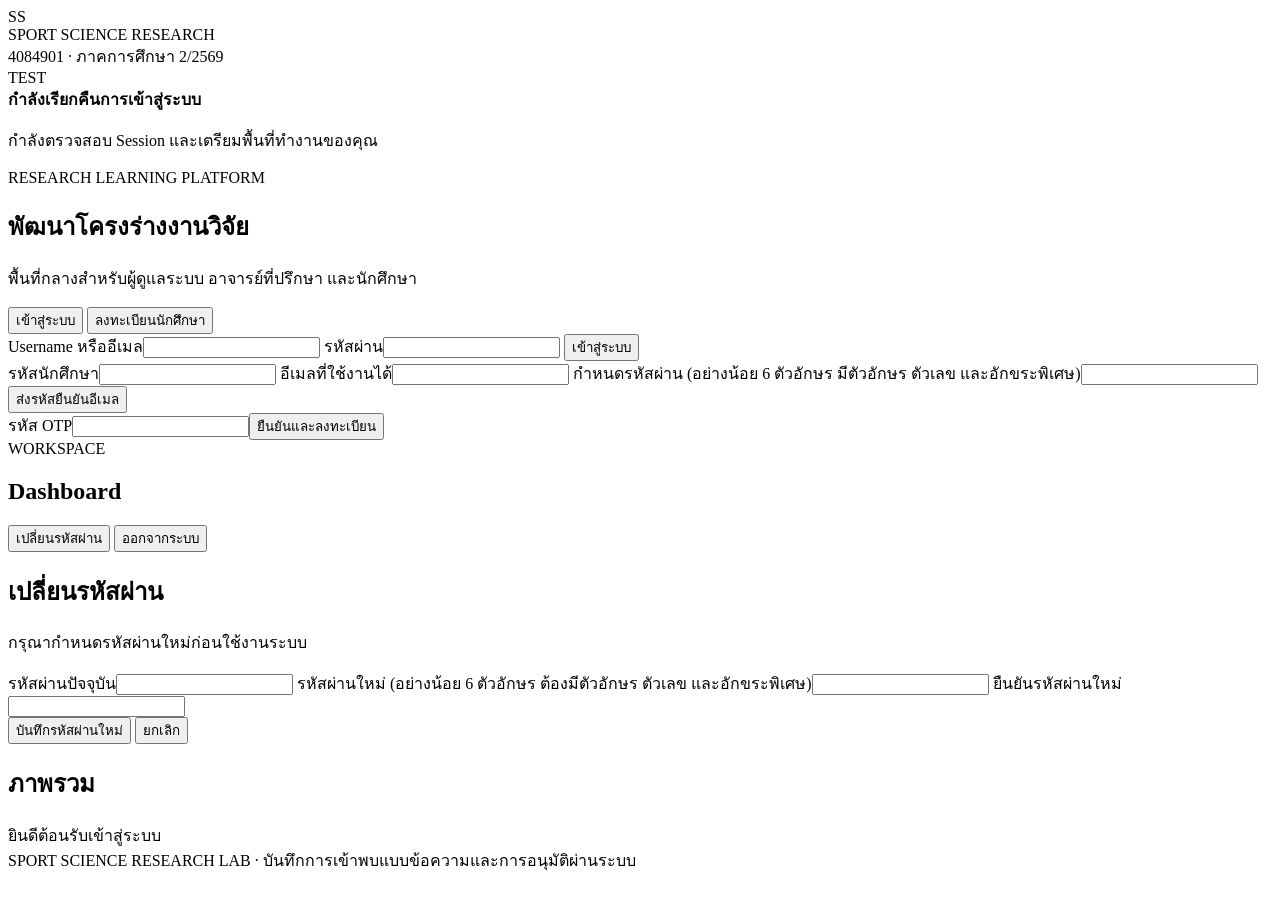
<file: project/frontend/Index.html>
<!DOCTYPE html>
<html>
<head>
  <meta charset="UTF-8">
  <meta name="viewport" content="width=device-width, initial-scale=1, viewport-fit=cover">
  <meta name="theme-color" content="#17324d">
  <meta name="description" content="Research learning platform for course 4084901, including text-based advisor meeting records and review status.">
  <base target="_top">
  <script>
    (function(){
      try{
        var token=localStorage.getItem('ssrl_token')||sessionStorage.getItem('ssrl_token')||'';
        var expiry=localStorage.getItem('ssrl_expires_at')||sessionStorage.getItem('ssrl_expires_at')||'';
        var validExpiry=!expiry||(Date.parse(expiry)>Date.now());
        if(token&&validExpiry)document.documentElement.classList.add('ssrl-session-restoring');
      }catch(e){}
    })();
  </script>
  <!-- SSRL_STYLES -->
</head>
<body>
  <main class="shell">
    <header class="topbar">
      <div class="brand-mark">SS</div>
      <div><div class="brand-title">SPORT SCIENCE RESEARCH</div><div class="brand-sub">4084901 · ภาคการศึกษา 2/2569</div></div>
      <span class="env">TEST</span>
    </header>
    <section id="sessionRestoreView" class="session-restore hidden" role="status" aria-live="polite"><div class="session-restore-spinner"></div><div><strong>กำลังเรียกคืนการเข้าสู่ระบบ</strong><p>กำลังตรวจสอบ Session และเตรียมพื้นที่ทำงานของคุณ</p></div></section>
    <section id="authView" class="auth-grid">
      <div class="intro">
        <div class="eyebrow">RESEARCH LEARNING PLATFORM</div>
        <h1>พัฒนาโครงร่างงานวิจัย<br></h1>
        <p>พื้นที่กลางสำหรับผู้ดูแลระบบ อาจารย์ที่ปรึกษา และนักศึกษา</p>
        <div class="intro-note"></div>
      </div>
      <div class="panel">
        <div class="tabs">
          <button class="tab active" data-tab="login">เข้าสู่ระบบ</button>
          <button class="tab" data-tab="register">ลงทะเบียนนักศึกษา</button>
        </div>
        <form id="loginForm" class="form-view">
          <label>Username หรืออีเมล<input id="loginEmail" type="text" autocomplete="username" required></label>
          <label>รหัสผ่าน<input id="loginPassword" type="password" autocomplete="current-password" required></label>
          <button class="primary" type="submit">เข้าสู่ระบบ</button>
        </form>
        <form id="registerForm" class="form-view hidden">
          <label>รหัสนักศึกษา<input id="studentId" required maxlength="20"></label>
          <label>อีเมลที่ใช้งานได้<input id="studentEmail" type="email" required></label>
          <label>กำหนดรหัสผ่าน (อย่างน้อย 6 ตัวอักษร มีตัวอักษร ตัวเลข และอักขระพิเศษ)<input id="studentPassword" type="password" minlength="6" required></label>
          <button class="primary" type="submit">ส่งรหัสยืนยันอีเมล</button>
          <div class="otp-row"><label>รหัส OTP<input id="studentOtp" inputmode="numeric" maxlength="6"></label><button class="secondary" id="verifyStudent" type="button">ยืนยันและลงทะเบียน</button></div>
        </form>
        <div id="authMessage" class="message" aria-live="polite"></div>
      </div>
    </section>
    <section id="appView" class="hidden">
      <div class="welcome-row">
        <div><div class="eyebrow">WORKSPACE</div><h1 id="welcomeTitle">Dashboard</h1><p id="welcomeSub"></p></div>
        <div class="welcome-actions">
          <button id="changePasswordBtn" class="secondary" type="button">เปลี่ยนรหัสผ่าน</button>
          <button id="logoutBtn" class="secondary" type="button">ออกจากระบบ</button>
        </div>
      </div>
      <section id="passwordChangePanel" class="panel hidden">
        <h2 id="passwordChangeTitle">เปลี่ยนรหัสผ่าน</h2>
        <p id="passwordChangeNotice">กรุณากำหนดรหัสผ่านใหม่ก่อนใช้งานระบบ</p>
        <form id="passwordChangeForm" class="form-view">
          <label>รหัสผ่านปัจจุบัน<input id="currentPassword" type="password" autocomplete="current-password" required></label>
          <label>รหัสผ่านใหม่ (อย่างน้อย 6 ตัวอักษร ต้องมีตัวอักษร ตัวเลข และอักขระพิเศษ)<input id="newPassword" type="password" minlength="6" autocomplete="new-password" required></label>
          <label>ยืนยันรหัสผ่านใหม่<input id="confirmPassword" type="password" minlength="6" autocomplete="new-password" required></label>
          <div class="password-actions">
            <button id="saveNewPasswordBtn" class="primary" type="submit">บันทึกรหัสผ่านใหม่</button>
            <button id="cancelPasswordChangeBtn" class="secondary hidden" type="button">ยกเลิก</button>
          </div>
          <div id="passwordMessage" class="message" aria-live="polite" role="status"></div>
        </form>
      </section>
      <div class="dashboard-layout" id="dashboardLayout">
        <nav id="sideMenu" class="side-menu"></nav>
        <div class="content-area">
          <div class="metric-grid" id="metricGrid"></div>
          <div class="panel content-panel">
            <h2 id="sectionTitle">ภาพรวม</h2>
            <div id="sectionText">ยินดีต้อนรับเข้าสู่ระบบ</div>
            
          </div>
        </div>
      </div>
    </section>
    <footer>SPORT SCIENCE RESEARCH LAB · บันทึกการเข้าพบแบบข้อความและการอนุมัติผ่านระบบ</footer>
  </main>
  <script>window.SSRL_MAGIC_SESSION = __SSRL_MAGIC_SESSION_JSON__;</script>
  <!-- SSRL_CLIENT -->
</body>
</html>
</file>
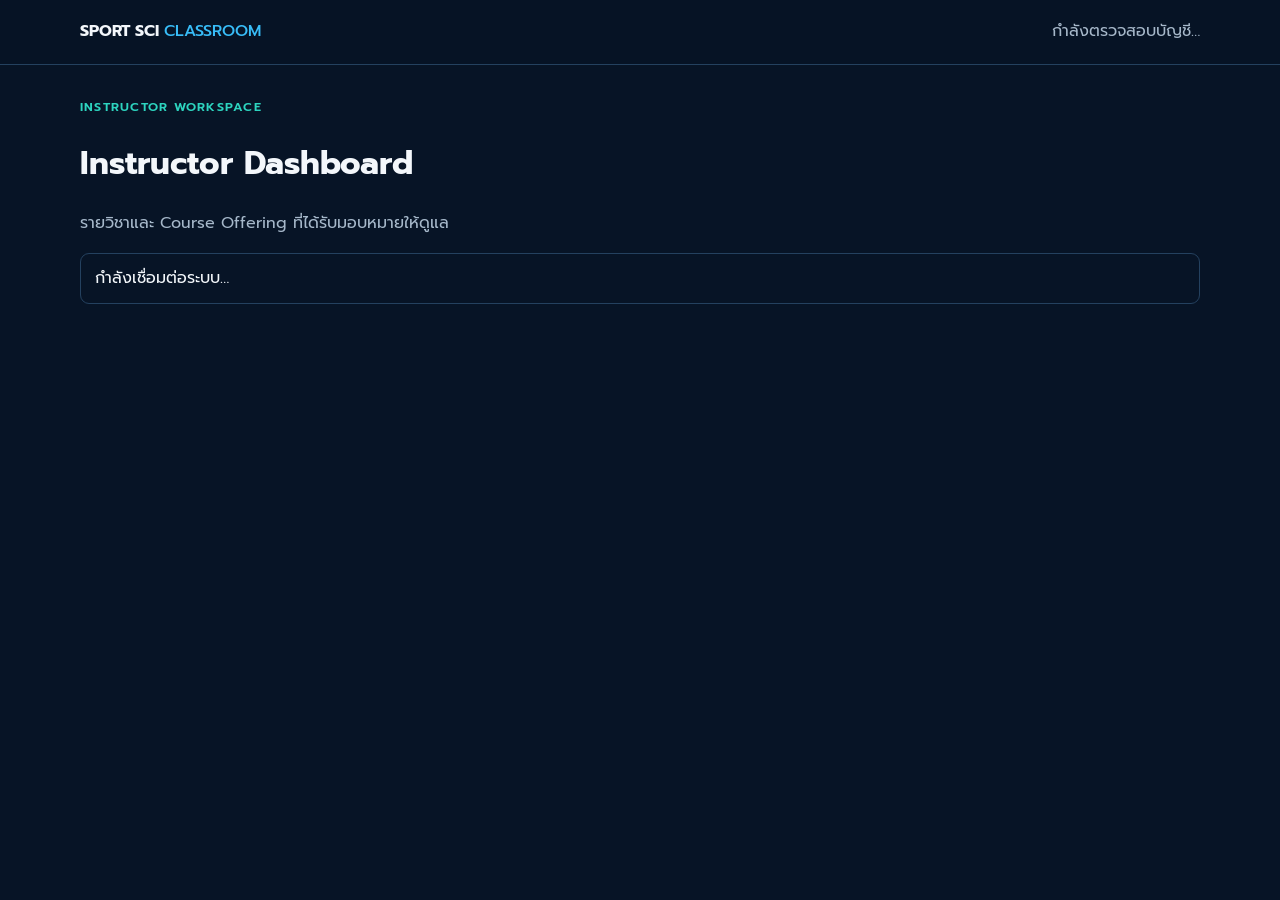
<file: sport-nutrition-classroom/instructor/index.html>
<!DOCTYPE html>
<html lang="th">
<head>
<meta charset="UTF-8"><meta name="viewport" content="width=device-width, initial-scale=1">
<title>Instructor Portal | SPORT NUTRITION CLASSROOM</title>
<link rel="preconnect" href="https://fonts.googleapis.com"><link rel="preconnect" href="https://fonts.gstatic.com" crossorigin>
<link href="https://fonts.googleapis.com/css2?family=Inter:wght@400;500;600;700&family=Prompt:wght@300;400;500;600;700&display=swap" rel="stylesheet">
<link rel="stylesheet" href="../assets/css/app.css"><script src="https://static.line-scdn.net/liff/edge/2/sdk.js"></script>
<style>
.snc-panel{border:1px solid var(--snc-color-border);border-radius:var(--snc-radius-lg);background:var(--snc-color-surface);padding:20px;margin-top:18px}.snc-toolbar{display:flex;justify-content:space-between;align-items:center;gap:12px;flex-wrap:wrap}.snc-button.secondary{background:transparent;color:var(--snc-color-text);border-color:var(--snc-color-border)}.snc-grid{margin-top:20px}.snc-card h3{margin-top:8px}.snc-table-wrap{overflow:auto}.snc-table{width:100%;border-collapse:collapse;min-width:560px}.snc-table th,.snc-table td{padding:11px 10px;border-bottom:1px solid var(--snc-color-border);text-align:left}.snc-table th{font-size:.82rem;color:var(--snc-color-muted)}.snc-message{padding:12px 14px;border:1px solid var(--snc-color-border);border-radius:9px;margin:12px 0}.snc-message[data-kind=error]{color:var(--snc-color-danger)}.snc-message[data-kind=success]{color:var(--snc-color-success)}.snc-actions{display:flex;gap:8px;flex-wrap:wrap}.snc-button.small{min-height:34px;padding:5px 10px;font-size:.86rem}.snc-modal{position:fixed;inset:0;z-index:50;background:#0009;display:grid;place-items:center;padding:16px}.snc-modal-card{width:min(680px,100%);max-height:90vh;overflow:auto;background:var(--snc-color-surface);border:1px solid var(--snc-color-border);border-radius:14px;padding:20px}.snc-form-grid{display:grid;grid-template-columns:repeat(2,minmax(0,1fr));gap:12px}.snc-form-grid .full{grid-column:1/-1}.snc-date-wrap{display:grid;grid-template-columns:minmax(0,1fr) 42px;gap:6px;align-items:start}.snc-date-wrap>input{min-width:0}.snc-date-picker-btn{height:42px;border:1px solid var(--snc-color-border);border-radius:8px;background:var(--snc-color-bg);color:var(--snc-color-text);cursor:pointer;font-size:1.1rem}.snc-calendar{grid-column:1/-1;margin-top:7px;padding:10px;border:1px solid var(--snc-color-border);border-radius:10px;background:var(--snc-color-bg);box-shadow:0 8px 24px #0003;max-width:320px}.snc-calendar-head{display:flex;align-items:center;justify-content:space-between;gap:8px;margin-bottom:8px}.snc-calendar-head button,.snc-calendar-foot button{border:1px solid var(--snc-color-border);border-radius:6px;background:transparent;color:var(--snc-color-text);padding:5px 9px;cursor:pointer}.snc-calendar-month{font-weight:600}.snc-calendar-grid{display:grid;grid-template-columns:repeat(7,minmax(0,1fr));gap:3px;text-align:center}.snc-calendar-grid span{font-size:.78rem;color:var(--snc-color-muted);padding:5px 0}.snc-calendar-grid button{border:0;border-radius:6px;background:transparent;color:var(--snc-color-text);padding:7px 2px;cursor:pointer}.snc-calendar-grid button:hover{background:var(--snc-color-border)}.snc-calendar-grid button.is-selected{background:var(--snc-color-primary);color:white}.snc-calendar-grid button.is-today{outline:1px solid var(--snc-color-primary)}.snc-calendar-foot{display:flex;justify-content:flex-end;margin-top:7px}.snc-field input,.snc-field textarea,.snc-field select{width:100%;padding:9px 11px;border:1px solid var(--snc-color-border);border-radius:8px;background:var(--snc-color-bg);color:var(--snc-color-text)}[hidden]{display:none!important}@media(max-width:600px){.snc-grid{grid-template-columns:1fr}}
</style>
</head>
<body>
<header class="snc-topbar"><div class="snc-container snc-topbar-inner"><a class="snc-brand" href="../index.html">SPORT SCI <span>CLASSROOM</span></a><div style="display:flex;gap:10px;align-items:center"><span id="account-label" class="snc-muted">กำลังตรวจสอบบัญชี…</span><button id="logout-btn" class="snc-button secondary" hidden>ออกจากระบบ</button></div></div></header>
<main class="snc-container snc-main">
<div class="snc-eyebrow">INSTRUCTOR WORKSPACE</div><h1>Instructor Dashboard</h1><p class="snc-muted">รายวิชาและ Course Offering ที่ได้รับมอบหมายให้ดูแล</p>
<div id="notice" class="snc-message" role="status">กำลังเชื่อมต่อระบบ…</div>
<section id="auth-panel" class="snc-panel" hidden><h2>เข้าสู่ระบบผู้สอน</h2><p class="snc-muted">ใช้บัญชี LINE ที่เชื่อมกับบัญชีผู้ใช้และได้รับมอบหมายเป็นผู้สอน</p><button id="login-btn" class="snc-button">เข้าสู่ระบบด้วย LINE</button></section>
<section id="instructor-workspace" hidden>
<div class="snc-toolbar"><div><h2>Course Offerings ของฉัน</h2><p class="snc-muted">แสดงเฉพาะ Offering ที่ Backend ยืนยันว่าบัญชีนี้ได้รับมอบหมาย</p></div><button id="refresh-btn" class="snc-button secondary">รีเฟรช</button></div>
<div class="snc-grid" id="offering-cards"></div>
<section class="snc-panel"><h3>รายละเอียดรายการสอน</h3><div id="offering-table" class="snc-table-wrap"></div></section>
<section id="assignment-panel" class="snc-panel" hidden>
<div class="snc-toolbar"><div><h2 id="assignment-heading">Assignments</h2><p class="snc-muted">ผู้สอนเป็นผู้ควบคุมการเปิด/ปิดรับงานด้วยตนเอง ส่วน Deadline ใช้คำนวณสถานะตรงเวลา/ล่าช้าและการแจ้งเตือน</p></div><div class="snc-actions"><button id="new-assignment" class="snc-button">+ สร้าง Assignment</button><button id="close-assignment-panel" class="snc-button secondary">กลับ</button></div></div>
<div id="assignment-table" class="snc-table-wrap"></div>
<div style="margin-top:12px"><button id="load-groups" class="snc-button secondary" type="button">ดูรายชื่อกลุ่ม</button></div><div id="instructor-groups" class="snc-panel" hidden><h3>กลุ่มในรายวิชา</h3><div id="instructor-groups-list"></div></div>
<div id="submission-review-panel" class="snc-panel" hidden><h3>รายการส่งงาน</h3><div id="submission-review-list"></div><hr><h3>คำร้องทบทวนคะแนน</h3><button id="load-grade-reviews" class="snc-button secondary" type="button">โหลดคำร้อง</button><div id="grade-review-list"></div></div>
</section>
</section>
</main>
<div id="modal" class="snc-modal" hidden><div class="snc-modal-card"><div class="snc-toolbar"><h2 id="modal-title">Assignment</h2><button id="modal-close" class="snc-button secondary">ปิด</button></div><div id="modal-body"></div></div></div>
<script>
(function(){
'use strict';
const LIFF_ID='2012654701-hrl5IzaQ';
const API_URL='https://snc-test-api-proxy.worrawutt.workers.dev/';
const $=id=>document.getElementById(id);
function note(t,k){$('notice').textContent=t;$('notice').dataset.kind=k||'';}
function reqId(){return 'ins-'+Date.now().toString(36)+'-'+Math.random().toString(36).slice(2,9);}
async function api(action,payload={}){const token=liff.getIDToken();if(!token){const e=new Error('ไม่พบข้อมูลยืนยันตัวตนจาก LINE กรุณาเข้าสู่ระบบใหม่');e.code='TOKEN_MISSING';throw e;}const r=await fetch(API_URL,{method:'POST',headers:{'Content-Type':'text/plain;charset=UTF-8'},body:JSON.stringify({action,requestId:reqId(),payload:{...payload,idToken:token}})});const j=await r.json();if(!r.ok||!j.success){const e=new Error(j.error?.message||'API error');e.code=j.error?.code||'API_ERROR';throw e;}return j.data;}
function esc(v){return String(v==null?'':v).replace(/[&<>"']/g,c=>({'&':'&amp;','<':'&lt;','>':'&gt;','"':'&quot;',"'":'&#39;'}[c]));}
const THAI_MONTHS=['มกราคม','กุมภาพันธ์','มีนาคม','เมษายน','พฤษภาคม','มิถุนายน','กรกฎาคม','สิงหาคม','กันยายน','ตุลาคม','พฤศจิกายน','ธันวาคม'];
function thaiParts(v){
 if(v===null||v===undefined||v==='')return null;
 const raw=String(v).trim();
 // Values already carrying a Buddhist Era year must not receive another +543.
 const iso=/^(\d{4})-(\d{2})-(\d{2})(?:[T ](\d{2}):(\d{2})(?::\d{2}(?:\.\d+)?)?(Z|[+-]\d{2}:?\d{2})?)?$/.exec(raw);
 if(iso&&Number(iso[1])>=2400)return {year:iso[1],month:iso[2],day:iso[3],hour:iso[4]||'00',minute:iso[5]||'00'};
 if(iso&&!iso[6])return {year:String(Number(iso[1])+543),month:iso[2],day:iso[3],hour:iso[4]||'00',minute:iso[5]||'00'};
 const d=v instanceof Date?new Date(v.getTime()):new Date(v);
 if(isNaN(d.getTime()))return null;
 const parts=new Intl.DateTimeFormat('en-GB',{timeZone:'Asia/Bangkok',year:'numeric',month:'2-digit',day:'2-digit',hour:'2-digit',minute:'2-digit',hourCycle:'h23'}).formatToParts(d);
 const o={};parts.forEach(p=>o[p.type]=p.value);o.year=String(Number(o.year)+543);return o;
}
function thaiDate(v){
 const p=thaiParts(v);if(!p)return '—';
 return Number(p.day)+' '+THAI_MONTHS[Number(p.month)-1]+' '+p.year;
}
function thaiDateTime(v){
 const p=thaiParts(v);return p?thaiDate(v)+' เวลา '+p.hour+':'+p.minute+' น.':'—';
}
function dateTimeFields(v){
 const p=thaiParts(v);return p?{date:p.day+'/'+p.month+'/'+p.year,time:p.hour+':'+p.minute,iso:String(Number(p.year)-543)+'-'+p.month+'-'+p.day}:{date:'',time:'',iso:''};
}
function normalizeTimeValue(value){
 const raw=String(value||'').trim();
 const digits=raw.replace(/[^0-9]/g,'');
 if(digits.length!==3&&digits.length!==4)throw new Error('กรุณากรอกเวลา 4 หลัก เช่น 1630 หรือ 0830');
 const padded=digits.padStart(4,'0'),hour=Number(padded.slice(0,2)),minute=Number(padded.slice(2));
 if(hour>23||minute>59)throw new Error('เวลาไม่ถูกต้อง กรุณาระบุ 0000–2359');
 return padded.slice(0,2)+':'+padded.slice(2);
}
function parseThaiDateTime(dateValue,timeValue,label){
 const m=/^(\d{1,2})\/(\d{1,2})\/(\d{4})$/.exec(String(dateValue||'').trim());
 let normalizedTime;
 try{normalizedTime=normalizeTimeValue(timeValue);}catch(e){throw new Error(label+' '+e.message);}
 const t=/^(\d{2}):(\d{2})$/.exec(normalizedTime);
 if(!m||!t)throw new Error(label+' กรุณาระบุวันที่ พ.ศ. และเวลา 24 ชั่วโมงให้ถูกต้อง');
 const day=Number(m[1]),month=Number(m[2]),beYear=Number(m[3]),year=beYear-543,hour=Number(t[1]),minute=Number(t[2]);
 const d=new Date(Date.UTC(year,month-1,day));
 if(beYear<2500||d.getUTCFullYear()!==year||d.getUTCMonth()!==month-1||d.getUTCDate()!==day||hour>23||minute>59)throw new Error(label+' มีค่าไม่ถูกต้อง');
 return String(year).padStart(4,'0')+'-'+String(month).padStart(2,'0')+'-'+String(day).padStart(2,'0')+'T'+String(hour).padStart(2,'0')+':'+String(minute).padStart(2,'0');
}
function dateTimeControl(prefix,label,enabled,values,required){
 const checked=required?'':(enabled?'checked':'');
 const disabled=required?'':'disabled';
 return '<div class="snc-field full"><label>'+label+(required?'':' <input type="checkbox" name="'+prefix+'Enabled" '+checked+' style="width:auto;margin-left:8px"> เปิดใช้งาน')+'</label><div class="snc-form-grid" style="grid-template-columns:minmax(0,1fr) minmax(110px,150px)"><div class="snc-date-wrap"><input name="'+prefix+'Date" type="text" inputmode="numeric" autocomplete="off" placeholder="วว/ดด/ปปปป (พ.ศ.)" value="'+esc(values.date)+'" '+disabled+(required?' required':'')+'><button type="button" class="snc-date-picker-btn" data-calendar-toggle="'+prefix+'" aria-label="เลือกวันที่" '+disabled+'>▦</button><div class="snc-calendar" data-calendar="'+prefix+'" hidden></div></div><input name="'+prefix+'Time" type="text" inputmode="numeric" autocomplete="off" placeholder="เช่น 1630 หรือ 16.30" maxlength="5" value="'+esc(values.time||'23:59')+'" '+disabled+(required?' required':'')+'></div><small class="snc-muted">วันที่ พ.ศ. และเวลา 24 ชั่วโมง เช่น 1630 ระบบจะแปลงเป็น 16:30</small></div>';
}
let currentOfferingId=null,currentOfferingLabel='',assignments=[],offeringCache=[];
function render(items){
 offeringCache=items||[];
 $('offering-cards').innerHTML=items.length?items.map(x=>{const o=x.offering||{},c=x.course||{},s=x.semester||{};return '<article class="snc-card"><div class="snc-eyebrow">COURSE OFFERING</div><h3>'+esc(c.CourseCode||'—')+' · '+esc(c.CourseName||'')+'</h3><p class="snc-muted">ปีการศึกษา '+esc(s.AcademicYear||'—')+' / '+esc(s.Term||'—')+' · Section '+esc(o.Section||'—')+'</p><p><span class="snc-status" data-status="'+(o.Status==='ACTIVE'?'success':'warning')+'">'+esc(o.Status)+'</span></p><button class="snc-button small" data-manage-offering="'+esc(o.OfferingID)+'">จัดการ Assignment</button></article>';}).join(''):'<div class="snc-panel"><p class="snc-muted">ยังไม่มี Course Offering ที่ได้รับมอบหมาย</p></div>';
 const rows=items.map(x=>{const o=x.offering||{},c=x.course||{},s=x.semester||{};return '<tr><td><strong>'+esc(c.CourseCode)+'</strong><small>'+esc(c.CourseName)+'</small></td><td>'+esc(s.AcademicYear)+' / '+esc(s.Term)+'</td><td>'+esc(o.Section||'—')+'</td><td>'+thaiDate(s.StartDate)+' – '+thaiDate(s.EndDate)+'</td><td>'+esc(o.Status)+'</td><td><button class="snc-button small" data-manage-offering="'+esc(o.OfferingID)+'">จัดการงาน</button></td></tr>';});
 $('offering-table').innerHTML=rows.length?'<table class="snc-table"><thead><tr><th>รายวิชา</th><th>ภาคการศึกษา</th><th>Section</th><th>ช่วงวันที่</th><th>สถานะ</th><th>งาน</th></tr></thead><tbody>'+rows.join('')+'</tbody></table>':'<p class="snc-muted">ไม่มีข้อมูลให้แสดง</p>';
}
function renderAssignments(){
 const rows=assignments.map(a=>{
  const schedules='เปิด/ปิดด้วยตนเองโดยผู้สอน';
  return '<tr><td><strong>'+esc(a.Title)+'</strong><small>'+esc(a.SubmissionType)+' · คะแนนเต็ม '+esc(a.MaxScore)+'</small><small>'+esc(schedules)+'</small></td><td>'+esc(a.Status)+'</td><td>'+thaiDateTime(a.Deadline)+'</td><td><div class="snc-actions"><button class="snc-button small secondary" data-edit-assignment="'+esc(a.AssignmentID)+'">แก้ไข</button>'+(a.Status==='OPEN'?'<button class="snc-button small secondary" data-close-assignment="'+esc(a.AssignmentID)+'">ปิดรับงาน</button>':'<button class="snc-button small" data-open-assignment="'+esc(a.AssignmentID)+'">เปิดรับงาน</button>')+'<button class="snc-button small" data-view-submissions="'+esc(a.AssignmentID)+'">ดูงานที่ส่ง</button></div></td></tr>';
 }).join('');
 $('assignment-table').innerHTML=rows?'<table class="snc-table"><thead><tr><th>Assignment</th><th>สถานะ</th><th>กำหนดส่ง</th><th>จัดการ</th></tr></thead><tbody>'+rows+'</tbody></table>':'<p class="snc-muted">ยังไม่มี Assignment ในรายวิชานี้</p>';
}
async function openAssignments(id){
 const item=offeringCache.find(x=>String(x.offering.OfferingID)===String(id));if(!item)return;
 currentOfferingId=id;currentOfferingLabel=(item.course.CourseCode||'')+' '+(item.course.CourseName||'')+' · '+(item.semester.AcademicYear||'')+'/'+(item.semester.Term||'')+' · Section '+(item.offering.Section||'—');
 $('assignment-heading').textContent='Assignments · '+currentOfferingLabel;$('assignment-panel').hidden=false;await loadAssignments();
}
async function loadInstructorGroups(){
 const rows=await api('group.list',{offeringId:currentOfferingId});
 $('instructor-groups').hidden=false;
 $('instructor-groups-list').innerHTML=rows.length?rows.map(g=>'<article class="snc-card"><strong>'+esc(g.groupName)+'</strong><p>สมาชิก '+g.memberCount+' คน · '+(g.membershipLocked?'ล็อกสมาชิกแล้ว':'ยังแก้ไขได้')+'</p><ul>'+g.members.map(m=>'<li>'+esc(m.firstName+' '+m.lastName)+' · '+esc(m.memberRole)+' · '+esc(m.userId)+'</li>').join('')+'</ul></article>').join(''):'<p class="snc-muted">ยังไม่มีกลุ่มในรายวิชานี้</p>';
}
async function loadGradeReviews(){
 const rows=await api('gradeReview.list');const box=$('grade-review-list');
 if(!rows.length){box.innerHTML='<p class="snc-muted">ไม่มีคำร้องทบทวนคะแนน</p>';return;}
 box.innerHTML=rows.map(r=>'<article class="snc-card"><p><strong>คำร้อง '+esc(r.ReviewRequestID)+'</strong> · '+esc(r.Status)+'</p><p>'+esc(r.RequestText)+'</p><form class="grade-review-form" data-review="'+esc(r.ReviewRequestID)+'"><label>สถานะ</label><select class="snc-input" name="status"><option '+(r.Status==='IN_REVIEW'?'selected':'')+'>IN_REVIEW</option><option '+(r.Status==='RESOLVED'?'selected':'')+'>RESOLVED</option><option '+(r.Status==='REJECTED'?'selected':'')+'>REJECTED</option></select><label>คำชี้แจงจากผู้สอน</label><textarea class="snc-input" name="instructorResponse" rows="3">'+esc(r.InstructorResponse||'')+'</textarea><button class="snc-button" type="submit">บันทึกผลการพิจารณา</button></form></article>').join('');
 box.querySelectorAll('.grade-review-form').forEach(form=>form.addEventListener('submit',async e=>{
  e.preventDefault();const f=e.currentTarget,b=f.querySelector('[type=submit]');b.disabled=true;
  try{await api('gradeReview.update',{reviewRequestId:f.dataset.review,status:f.elements.status.value,instructorResponse:f.elements.instructorResponse.value});note('บันทึกผลคำร้องแล้ว','success');await loadGradeReviews();}
  catch(err){note(err.message+' ['+(err.code||'ERROR')+']','error');}finally{b.disabled=false;}
 }));
}
async function loadSubmissionReviews(assignmentId){
 $('submission-review-panel').hidden=false;$('submission-review-list').textContent='กำลังโหลดรายการส่งงาน…';
 const rows=await api('submission.list',{assignmentId});
 if(!rows.length){$('submission-review-list').innerHTML='<p class="snc-muted">ยังไม่มีการส่งงาน</p>';return;}
 const cards=[];
 for(const s of rows){
  const detail=await api('submission.get',{submissionId:s.SubmissionID});
  const grade=await api('grade.get',{submissionId:s.SubmissionID});
  const files=[];
  for(const f of (detail.files||[])){try{const access=await api('file.access',{fileId:f.SubmissionFileID});files.push('<a href="'+esc(access.driveUrl||f.DriveUrl)+'" target="_blank" rel="noopener">เปิดไฟล์: '+esc(f.FileName)+'</a>');}catch(e){files.push('<span>'+esc(f.FileName)+' (ไม่มีสิทธิ์เข้าถึง)</span>');}}
  cards.push('<article class="snc-card"><h4>Submission · '+esc(s.SubmissionID)+'</h4><p>ประเภท '+esc(s.SubmissionType)+' · Revision '+esc(s.RevisionNumber)+' · '+esc(s.SubmissionStatus)+'</p><p>ผู้ส่ง '+esc(s.SubmittedByUserID)+' · '+esc(s.SubmittedAt)+'</p>'+files.join('<br>')+'<form class="grade-form" data-submission="'+esc(s.SubmissionID)+'" data-grade="'+esc(grade?grade.gradeId:'')+'"><label>คะแนน</label><input class="snc-input" name="score" type="number" min="0" max="'+esc(assignments.find(a=>a.AssignmentID===assignmentId).MaxScore)+'" step="0.01" required value="'+(grade?esc(grade.score):'')+'"><label>ข้อเสนอแนะ</label><textarea class="snc-input" name="feedback" rows="3">'+(grade?esc(grade.feedback):'')+'</textarea>'+(grade?'<label>เหตุผลการเปลี่ยนคะแนน (จำเป็น)</label><input class="snc-input" name="reason" maxlength="1000">':'')+'<button class="snc-button" type="submit">'+(grade?'บันทึกการแก้ไขคะแนน':'บันทึกคะแนน')+'</button></form></article>');
 }
 $('submission-review-list').innerHTML=cards.join('');
 $('submission-review-list').querySelectorAll('.grade-form').forEach(form=>form.addEventListener('submit',async e=>{
  e.preventDefault();const f=e.currentTarget,btn=f.querySelector('[type=submit]');btn.disabled=true;
  try{const payload={submissionId:f.dataset.submission,score:Number(f.elements.score.value),feedback:f.elements.feedback.value};if(f.dataset.grade){payload.reason=f.elements.reason.value;await api('grade.update',payload);}else await api('grade.create',payload);note('บันทึกคะแนนสำเร็จ','success');await loadSubmissionReviews(assignmentId);}
  catch(err){note(err.message+' ['+(err.code||'ERROR')+']','error');}finally{btn.disabled=false;}
 }));
}
async function loadAssignments(){note('กำลังโหลด Assignment…');assignments=await api('assignment.list',{offeringId:currentOfferingId})||[];renderAssignments();note('โหลด Assignment สำเร็จ','success');}
function assignmentForm(a){
 const edit=Boolean(a),due=dateTimeFields(a&&a.Deadline);
 $('modal-title').textContent=edit?'แก้ไข Assignment':'สร้าง Assignment';
 let html='<form id="assignment-form"><div class="snc-form-grid"><div class="snc-field full"><label>ชื่อ Assignment</label><input name="title" required maxlength="200" value="'+esc(a?a.Title:'')+'"></div>';
 html+='<div class="snc-field"><label>คะแนนเต็ม</label><input name="maxScore" type="number" min="0.01" step="0.01" required value="'+esc(a?a.MaxScore:100)+'"></div>';
 html+='<div class="snc-field"><label>ประเภทงาน</label><select name="submissionType" '+(edit?'disabled':'')+'><option value="INDIVIDUAL" '+(a&&a.SubmissionType==='INDIVIDUAL'?'selected':'')+'>Individual · งานเดี่ยว</option><option value="GROUP" '+(a&&a.SubmissionType==='GROUP'?'selected':'')+'>Group · งานกลุ่ม</option></select></div>';
 html+='<div class="snc-field" id="group-limit-field"><label>จำนวนสมาชิกสูงสุด (เว้นว่าง = ไม่จำกัด)</label><input name="maxGroupMembers" type="number" min="2" step="1" value="'+(a&&a.MaxGroupMembers!==''?esc(a.MaxGroupMembers):'')+'"></div>';
 html+=dateTimeControl('due','วันครบกำหนดส่ง (Due Date)',true,due,true);
 html+='<div class="snc-field full"><label>รายละเอียด</label><textarea name="description" rows="2">'+esc(a?a.Description:'')+'</textarea></div><div class="snc-field full"><label>คำชี้แจง/วิธีส่งงาน</label><textarea name="instructions" rows="3">'+esc(a?a.Instructions:'')+'</textarea></div></div><p class="snc-muted">ผู้สอนต้องกดเปิดรับงานและปิดรับงานด้วยตนเอง · Deadline ใช้คำนวณสถานะและแจ้งเตือน · วันที่ใช้ พ.ศ. และเวลา 24 ชั่วโมง</p><div class="snc-actions"><button class="snc-button" type="submit">บันทึก</button><button class="snc-button secondary" type="button" id="cancel-assignment">ยกเลิก</button></div></form>';
 $('modal-body').innerHTML=html;$('modal').hidden=false;
 const form=$('assignment-form'),type=form.elements.submissionType,limit=$('group-limit-field');
 function toggleLimit(){limit.hidden=type.value!=='GROUP';}
 function bindSchedule(prefix){
  const toggle=form.elements[prefix+'Enabled'],date=form.elements[prefix+'Date'],time=form.elements[prefix+'Time'],picker=form.querySelector('[data-calendar-toggle="'+prefix+'"]'),calendar=form.querySelector('[data-calendar="'+prefix+'"]');
  const sync=()=>{const active=!toggle||toggle.checked;date.disabled=!active;time.disabled=!active;picker.disabled=!active;date.required=toggle?active:prefix==='due';time.required=toggle?active:prefix==='due';};
  if(toggle)toggle.addEventListener('change',sync);sync();
  time.addEventListener('input',()=>{time.value=time.value.replace(/[^0-9.]/g,'').slice(0,5);});
  time.addEventListener('blur',()=>{if(!time.value.trim())return;try{time.value=normalizeTimeValue(time.value);}catch(e){}});
  let viewYear,viewMonth;
  function selectedParts(){const m=/^(\d{1,2})\/(\d{1,2})\/(\d{4})$/.exec(date.value.trim());return m?{day:Number(m[1]),month:Number(m[2])-1,year:Number(m[3])-543}:null;}
  function renderCalendar(){
   const selected=selectedParts(),now=new Date(),base=selected||{day:now.getDate(),month:now.getMonth(),year:now.getFullYear()};
   if(viewYear===undefined){viewYear=base.year;viewMonth=base.month;}
   const first=new Date(Date.UTC(viewYear,viewMonth,1)).getUTCDay(),days=new Date(Date.UTC(viewYear,viewMonth+1,0)).getUTCDate();
   const weekdays=['อา','จ','อ','พ','พฤ','ศ','ส'];
   let html='<div class="snc-calendar-head"><button type="button" data-cal-prev aria-label="เดือนก่อน">‹</button><strong class="snc-calendar-month">'+THAI_MONTHS[viewMonth]+' '+(viewYear+543)+'</strong><button type="button" data-cal-next aria-label="เดือนถัดไป">›</button></div><div class="snc-calendar-grid">'+weekdays.map(x=>'<span>'+x+'</span>').join('');
   for(let i=0;i<first;i++)html+='<span></span>';
   for(let day=1;day<=days;day++){const isSelected=selected&&selected.day===day&&selected.month===viewMonth&&selected.year===viewYear,isToday=now.getFullYear()===viewYear&&now.getMonth()===viewMonth&&now.getDate()===day;html+='<button type="button" data-cal-day="'+day+'" class="'+(isSelected?'is-selected ':'')+(isToday?'is-today':'')+'">'+day+'</button>';}
   html+='</div><div class="snc-calendar-foot"><button type="button" data-cal-today>วันนี้</button></div>';calendar.innerHTML=html;
   calendar.querySelector('[data-cal-prev]').onclick=()=>{viewMonth--;if(viewMonth<0){viewMonth=11;viewYear--;}renderCalendar();};
   calendar.querySelector('[data-cal-next]').onclick=()=>{viewMonth++;if(viewMonth>11){viewMonth=0;viewYear++;}renderCalendar();};
   calendar.querySelectorAll('[data-cal-day]').forEach(btn=>btn.onclick=()=>{date.value=String(Number(btn.dataset.calDay)).padStart(2,'0')+'/'+String(viewMonth+1).padStart(2,'0')+'/'+(viewYear+543);calendar.hidden=true;date.dispatchEvent(new Event('change',{bubbles:true}));});
   calendar.querySelector('[data-cal-today]').onclick=()=>{const n=new Date();date.value=String(n.getDate()).padStart(2,'0')+'/'+String(n.getMonth()+1).padStart(2,'0')+'/'+(n.getFullYear()+543);viewYear=n.getFullYear();viewMonth=n.getMonth();renderCalendar();calendar.hidden=true;};
  }
  picker.addEventListener('click',()=>{calendar.hidden=!calendar.hidden;if(!calendar.hidden){viewYear=undefined;viewMonth=undefined;renderCalendar();}});
  date.addEventListener('change',()=>{viewYear=undefined;viewMonth=undefined;});
 }
 bindSchedule('open');bindSchedule('due');bindSchedule('close');toggleLimit();if(!edit)type.addEventListener('change',toggleLimit);
 $('cancel-assignment').onclick=()=>$('modal').hidden=true;
 form.addEventListener('submit',async e=>{
  e.preventDefault();const btn=form.querySelector('[type=submit]');btn.disabled=true;
  try{
   const p={title:form.elements.title.value.trim(),description:form.elements.description.value.trim(),instructions:form.elements.instructions.value.trim(),maxScore:Number(form.elements.maxScore.value),deadline:parseThaiDateTime(form.elements.dueDate.value,form.elements.dueTime.value,'Due Date')};
   if(edit){p.assignmentId=a.AssignmentID;if(a.SubmissionType==='GROUP')p.maxGroupMembers=form.elements.maxGroupMembers.value||null;await api('assignment.update',p);}
   else{p.offeringId=currentOfferingId;p.submissionType=type.value;p.maxGroupMembers=type.value==='GROUP'?(form.elements.maxGroupMembers.value||null):null;await api('assignment.create',p);}
   $('modal').hidden=true;await loadAssignments();
  }catch(err){note(err.message+' ['+(err.code||'VALIDATION_ERROR')+']','error');}finally{btn.disabled=false;}
 });
}
document.addEventListener('click',async e=>{
 const b=e.target.closest('button');if(!b)return;
 try{
 if(b.dataset.manageOffering)await openAssignments(b.dataset.manageOffering);
 if(b.id==='load-grade-reviews')await loadGradeReviews();
 if(b.id==='load-groups')await loadInstructorGroups();
 if(b.dataset.viewSubmissions)await loadSubmissionReviews(b.dataset.viewSubmissions);
 if(b.dataset.editAssignment){const a=assignments.find(x=>x.AssignmentID===b.dataset.editAssignment);if(a)assignmentForm(a);}
 if(b.dataset.openAssignment){b.disabled=true;await api('assignment.open',{assignmentId:b.dataset.openAssignment});await loadAssignments();}
 if(b.dataset.closeAssignment){if(!confirm('ยืนยันปิดรับ Assignment นี้?'))return;b.disabled=true;await api('assignment.close',{assignmentId:b.dataset.closeAssignment});await loadAssignments();}
 }catch(err){note(err.message+' ['+(err.code||'ERROR')+']','error');}
});
$('new-assignment').onclick=()=>assignmentForm(null);
$('close-assignment-panel').onclick=()=>{$('assignment-panel').hidden=true;currentOfferingId=null;};
async function load(){note('กำลังโหลด Course Offering…');const items=await api('offering.list');render(items||[]);note('โหลดข้อมูลสำเร็จ','success');}
$('modal-close').onclick=()=>$('modal').hidden=true;$('modal').addEventListener('click',e=>{if(e.target===$('modal'))$('modal').hidden=true;});
function showAuth(message){$('instructor-workspace').hidden=true;$('assignment-panel').hidden=true;$('logout-btn').hidden=true;$('auth-panel').hidden=false;$('login-btn').textContent='เข้าสู่ระบบด้วย LINE อีกครั้ง';note(message||'เซสชัน LINE หมดอายุหรือไม่สามารถยืนยันตัวตนได้ กรุณาเข้าสู่ระบบใหม่','error');}
async function startLineLogin(){try{if(liff.isLoggedIn())liff.logout();liff.login({redirectUri:location.href});}catch(e){note('ไม่สามารถเริ่มการเข้าสู่ระบบ LINE ได้ กรุณารีเฟรชหน้าเว็บแล้วลองอีกครั้ง','error');}}
$('login-btn').onclick=startLineLogin;$('logout-btn').onclick=()=>{liff.logout();location.reload();};$('refresh-btn').onclick=()=>load().catch(e=>{if(['TOKEN_MISSING','AUTHENTICATION_FAILED','INVALID_ID_TOKEN','TOKEN_EXPIRED'].includes(e.code))showAuth('เซสชัน LINE ไม่สามารถยืนยันตัวตนได้ กรุณาเข้าสู่ระบบใหม่');else note(e.message,'error');});
async function boot(){try{await liff.init({liffId:LIFF_ID});if(!liff.isLoggedIn()){showAuth('กรุณาเข้าสู่ระบบด้วย LINE เพื่อใช้งาน Instructor Portal');return;}const me=await api('auth.me');if(me.accountStatus!=='LINKED')throw new Error('บัญชี LINE ยังไม่ได้เชื่อมกับบัญชีผู้ใช้');if(!(me.roles||[]).some(r=>r.role==='INSTRUCTOR'))throw new Error('บัญชีนี้ยังไม่ได้รับมอบหมายสิทธิ์ INSTRUCTOR');$('account-label').textContent=me.user?(me.user.firstName+' '+me.user.lastName):'Instructor';$('logout-btn').hidden=false;$('auth-panel').hidden=true;$('instructor-workspace').hidden=false;await load();}catch(e){if(['TOKEN_MISSING','AUTHENTICATION_FAILED','INVALID_ID_TOKEN','TOKEN_EXPIRED'].includes(e.code)||!liff.isLoggedIn())showAuth(e.message);else{ $('instructor-workspace').hidden=true;$('auth-panel').hidden=false;$('login-btn').textContent='ลองเข้าสู่ระบบอีกครั้ง';note(e.message,'error');}}}
boot();
})();
</script>
</body></html>
</file>
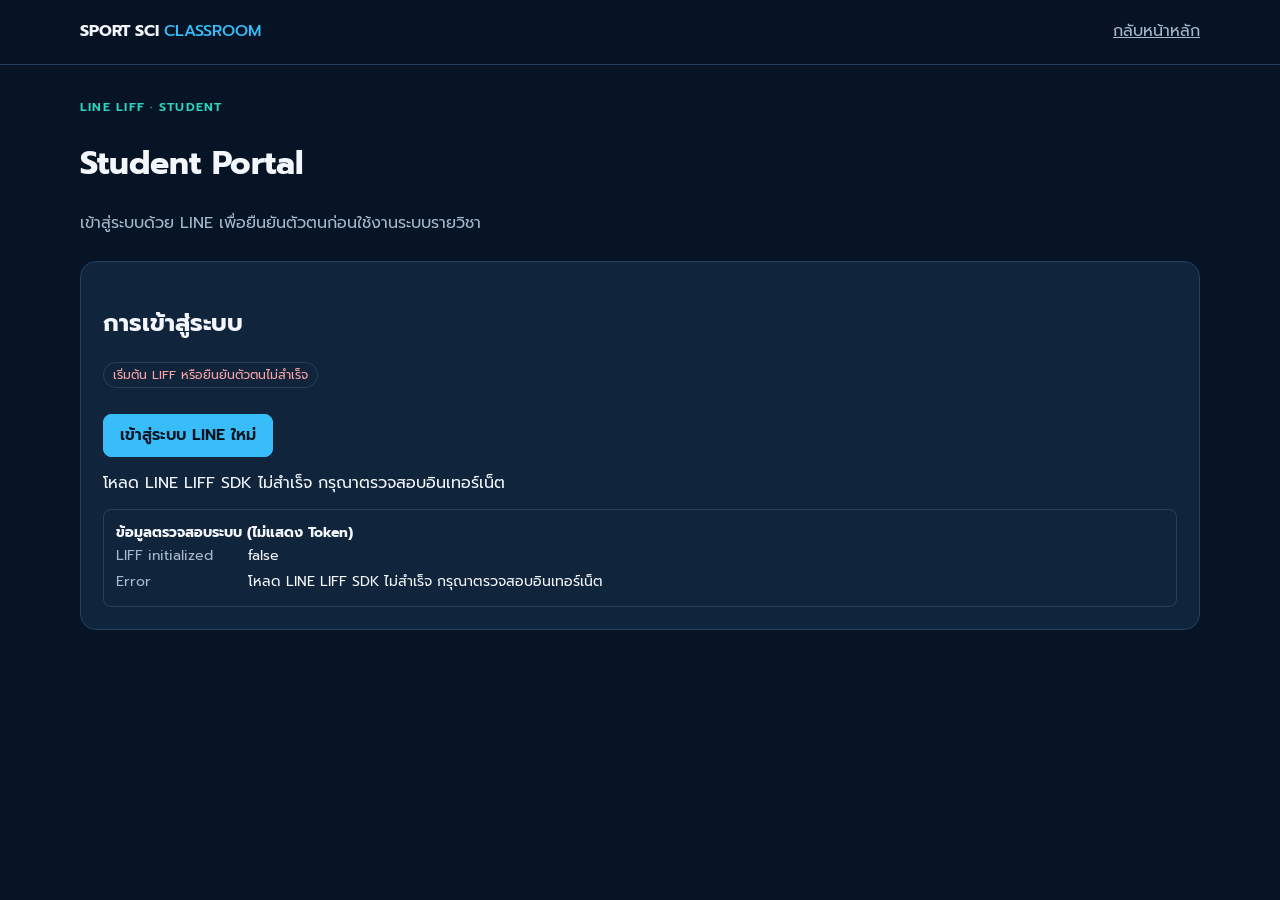
<file: sport-nutrition-classroom/student/index.html>
<!DOCTYPE html>
<html lang="th">
<head>
  <meta charset="UTF-8">
  <meta name="viewport" content="width=device-width, initial-scale=1">
  <title>Student Portal | SPORT NUTRITION CLASSROOM</title>
  <link rel="preconnect" href="https://fonts.googleapis.com">
  <link rel="preconnect" href="https://fonts.gstatic.com" crossorigin>
  <link href="https://fonts.googleapis.com/css2?family=Inter:wght@400;500;600;700&family=Prompt:wght@300;400;500;600;700&display=swap" rel="stylesheet">
  <link rel="stylesheet" href="../assets/css/app.css">
  <style>
    .snc-auth-panel { margin: 24px 0 32px; padding: 22px; border: 1px solid var(--snc-color-border); border-radius: var(--snc-radius-lg); background: var(--snc-color-surface); }
    .snc-auth-actions { display:flex; flex-wrap:wrap; gap:10px; margin-top:16px; }
    .snc-result { margin-top:14px; overflow-wrap:anywhere; }
    .snc-result pre { white-space:pre-wrap; overflow-wrap:anywhere; font-size:.82rem; color:var(--snc-color-muted); }
    [hidden] { display:none !important; }
    .snc-diagnostic { margin-top:12px; padding:12px; border:1px solid var(--snc-color-border); border-radius:var(--snc-radius-sm); font-size:.88rem; }
    .snc-diagnostic dl { display:grid; grid-template-columns:minmax(120px, auto) 1fr; gap:4px 12px; margin:0; }
    .snc-diagnostic dt { color:var(--snc-color-muted); }
    .snc-diagnostic dd { margin:0; overflow-wrap:anywhere; }
    .snc-auth-panel label { display:block; margin:12px 0 5px; font-weight:600; }
    .snc-input { display:block; width:100%; max-width:440px; box-sizing:border-box; padding:11px 12px; margin-bottom:10px; border:1px solid var(--snc-color-border); border-radius:8px; font:inherit; background:var(--snc-color-background); color:inherit; }
    .snc-auth-panel button { margin-top:10px; }

  </style>
  <script src="https://static.line-scdn.net/liff/edge/2/sdk.js"></script>
</head>
<body>
  <header class="snc-topbar"><div class="snc-container snc-topbar-inner">
    <a class="snc-brand" href="../index.html">SPORT SCI <span>CLASSROOM</span></a>
    <a href="../index.html" class="snc-muted">กลับหน้าหลัก</a>
  </div></header>
  <main class="snc-container snc-main">
    <div class="snc-eyebrow">LINE LIFF · STUDENT</div>
    <h1>Student Portal</h1>
    <p class="snc-muted">เข้าสู่ระบบด้วย LINE เพื่อยืนยันตัวตนก่อนใช้งานระบบรายวิชา</p>

    <section class="snc-auth-panel" aria-labelledby="auth-title">
      <h2 id="auth-title">การเข้าสู่ระบบ</h2>
      <p><span id="auth-status" class="snc-status" data-status="warning">กำลังเตรียมระบบ LIFF…</span></p>
      <div class="snc-auth-actions">
        <button id="login-button" class="snc-button" type="button" hidden>เข้าสู่ระบบ LINE ใหม่</button>
        <button id="verify-button" class="snc-button" type="button" hidden>ยืนยันตัวตน</button>
        <button id="logout-button" class="snc-button" type="button" hidden>ออกจากระบบ</button>
      </div>
      <div id="auth-result" class="snc-result" aria-live="polite"></div>
      <section id="link-panel" class="snc-auth-panel" hidden aria-labelledby="link-title">
        <h3 id="link-title">เชื่อมบัญชีนักศึกษา</h3>
        <p class="snc-muted">กรอกรหัสนักศึกษาและอีเมลที่ลงทะเบียนไว้ ระบบจะส่ง OTP ไปยังอีเมลดังกล่าว</p>
        <label for="link-student-id">รหัสนักศึกษา</label>
        <input id="link-student-id" class="snc-input" inputmode="numeric" autocomplete="off" maxlength="20">
        <label for="link-email">อีเมลที่ลงทะเบียน</label>
        <input id="link-email" class="snc-input" type="email" autocomplete="email">
        <button id="request-link-otp" class="snc-button" type="button">ส่งรหัส OTP</button>
        <div id="link-otp-area" hidden>
          <label for="link-otp">รหัส OTP 6 หลัก</label>
          <input id="link-otp" class="snc-input" inputmode="numeric" autocomplete="one-time-code" maxlength="6">
          <button id="confirm-link" class="snc-button" type="button">ยืนยันและเชื่อมบัญชี</button>
        </div>
      </section>
      <section id="email-panel" class="snc-auth-panel" hidden aria-labelledby="email-title">
        <h3 id="email-title">เปลี่ยนอีเมล</h3>
        <p class="snc-muted">ระบบจะส่ง OTP ไปยังอีเมลใหม่ และเปลี่ยนข้อมูลเมื่อยืนยันรหัสสำเร็จเท่านั้น</p>
        <label for="new-email">อีเมลใหม่</label>
        <input id="new-email" class="snc-input" type="email" autocomplete="email">
        <button id="request-email-otp" class="snc-button" type="button">ส่ง OTP ไปยังอีเมลใหม่</button>
        <div id="email-otp-area" hidden>
          <label for="email-otp">รหัส OTP 6 หลัก</label>
          <input id="email-otp" class="snc-input" inputmode="numeric" autocomplete="one-time-code" maxlength="6">
          <button id="confirm-email-change" class="snc-button" type="button">ยืนยันเปลี่ยนอีเมล</button>
        </div>
      </section>
      <div id="auth-diagnostic" class="snc-diagnostic" hidden aria-live="polite"></div>
    </section>

    <section id="student-workspace" class="snc-auth-panel" hidden>
      <div style="display:flex;justify-content:space-between;gap:12px;align-items:center;flex-wrap:wrap">
        <div><h2>พื้นที่การเรียนของฉัน</h2><p class="snc-muted">รายวิชา งานที่ได้รับมอบหมาย การจัดกลุ่ม และผลการประเมิน</p></div>
        <button id="student-refresh" class="snc-button" type="button">รีเฟรชข้อมูล</button>
      </div>
      <div id="student-message" class="snc-result" aria-live="polite"></div>
      <h3>รายวิชาที่ลงทะเบียน</h3><div id="student-offerings" class="snc-grid"></div>
      <section id="student-course-view" hidden>
        <h3 id="student-course-title">รายวิชา</h3>
        <div class="snc-grid">
          <article class="snc-card"><h3>กลุ่มของฉัน</h3><div id="student-groups"></div>
            <form id="student-create-group"><label>ชื่อกลุ่ม</label><input class="snc-input" name="groupName" maxlength="100" required><button class="snc-button" type="submit">สร้างกลุ่ม</button></form>
            <form id="student-join-group"><label>รหัสกลุ่ม</label><input class="snc-input" name="groupId" required><button class="snc-button" type="submit">เข้าร่วมกลุ่ม</button></form>
          </article>
          <article class="snc-card"><h3>งานที่ได้รับมอบหมาย</h3><div id="student-assignments"></div></article>
        </div>
      </section>
    </section>
    <div id="student-modal" class="snc-modal" hidden><div class="snc-modal-card">
      <div style="display:flex;justify-content:space-between;align-items:center"><h2 id="student-modal-title">ส่งงาน</h2><button id="student-modal-close" class="snc-button" type="button">ปิด</button></div>
      <div id="student-modal-body"></div>
    </div></div>
  </main>
  <script>
    (function () {
      "use strict";
      const LIFF_ID = "2012654701-hrl5IzaQ";
      const API_URL = "https://snc-test-api-proxy.worrawutt.workers.dev/";
      const statusEl = document.getElementById("auth-status");
      const resultEl = document.getElementById("auth-result");
      const diagnosticEl = document.getElementById("auth-diagnostic");
      const loginButton = document.getElementById("login-button");
      const verifyButton = document.getElementById("verify-button");
      const logoutButton = document.getElementById("logout-button");

      function setStatus(message, state) {
        statusEl.textContent = message;
        statusEl.dataset.status = state || "warning";
      }
      function setButtons(showLogin, showVerify) {
        loginButton.hidden = !showLogin;
        verifyButton.hidden = !showVerify;
      }
      function requestId() {
        return window.crypto && typeof window.crypto.randomUUID === "function"
          ? window.crypto.randomUUID()
          : "req-" + Date.now() + "-" + Math.random().toString(36).slice(2);
      }
      function showDiagnostics(values) {
        diagnosticEl.hidden = false;
        diagnosticEl.replaceChildren();
        const heading = document.createElement("strong");
        heading.textContent = "ข้อมูลตรวจสอบระบบ (ไม่แสดง Token)";
        diagnosticEl.appendChild(heading);
        const dl = document.createElement("dl");
        Object.entries(values).forEach(function (entry) {
          const dt = document.createElement("dt");
          dt.textContent = entry[0];
          const dd = document.createElement("dd");
          dd.textContent = String(entry[1]);
          dl.append(dt, dd);
        });
        diagnosticEl.appendChild(dl);
      }
      function showError(message) {
        resultEl.textContent = message || "เกิดข้อผิดพลาดที่ไม่ทราบสาเหตุ";
      }

      async function verifyIdentity() {
        if (!window.liff || !liff.isLoggedIn()) {
          setStatus("ยังไม่ได้เข้าสู่ระบบ LINE", "warning");
          setButtons(true, false);
          return;
        }
        verifyButton.disabled = true;
        setStatus("กำลังตรวจสอบ LINE ID Token…", "warning");
        resultEl.textContent = "";
        try {
          const idToken = liff.getIDToken();
          showDiagnostics({
            "LIFF initialized": true,
            "LINE login": liff.isLoggedIn(),
            "LIFF client": liff.isInClient(),
            "ID Token available": Boolean(idToken),
            "ID Token length": idToken ? idToken.length : 0
          });
          if (!idToken) {
            throw new Error("ไม่พบ LINE ID Token แม้เข้าสู่ระบบแล้ว กรุณาเปิด LIFF ใหม่จาก LINE และตรวจสอบการตั้งค่า");
          }

          const response = await fetch(API_URL, {
            method: "POST",
            headers: { "Content-Type": "text/plain;charset=UTF-8" },
            body: JSON.stringify({
              action: "auth.verify",
              requestId: requestId(),
              payload: { idToken: idToken }
            })
          });
          const result = await response.json();
          if (!response.ok || !result.success) {
            const code = result && result.error && result.error.code ? result.error.code : "API_ERROR";
            const message = result && result.error && result.error.message ? result.error.message : "ไม่สามารถยืนยันตัวตนได้";
            showDiagnostics({
              "LIFF initialized": true,
              "LINE login": liff.isLoggedIn(),
              "LIFF client": liff.isInClient(),
              "ID Token available": true,
              "Backend HTTP status": response.status,
              "Backend error": code
            });
            if (code === "TOKEN_EXPIRED") { showTokenExpired(); return; }
            throw new Error(message + " (" + code + ")");
          }

          setStatus("ยืนยันตัวตนด้วย LINE สำเร็จ", "success");
          logoutButton.hidden = false;
          renderAccountState(result.data);
          setButtons(false, false);
        } catch (error) {
          setStatus("ยืนยันตัวตนไม่สำเร็จ", "danger");
          showError(error && error.message ? error.message : "เกิดข้อผิดพลาด");
        } finally {
          verifyButton.disabled = false;
        }
      }


      function showTokenExpired() {
        document.getElementById("link-panel").hidden = true;
        document.getElementById("email-panel").hidden = true;
        setStatus("เซสชัน LINE หมดอายุ กรุณาเข้าสู่ระบบใหม่", "danger");
        showError("LINE ID Token หมดอายุ กรุณากดปุ่มเข้าสู่ระบบ LINE ใหม่ก่อนดำเนินการต่อ");
        setButtons(true, false);
        loginButton.textContent = "เข้าสู่ระบบ LINE ใหม่";
      }

      async function callApi(action, payload) {
        const idToken = liff.getIDToken();
        if (!idToken) {
          showTokenExpired();
          throw new Error("ไม่พบ LINE ID Token กรุณาเข้าสู่ระบบ LINE ใหม่");
        }
        const clientRequestId = requestId();
        const response = await fetch(API_URL, {
          method: "POST", headers: { "Content-Type": "text/plain;charset=UTF-8" },
          body: JSON.stringify({ action, requestId: clientRequestId, payload: { ...payload, idToken: idToken } })
        });
        let data;
        try { data = await response.json(); }
        catch (_) {
          const parseError = new Error("Backend ส่งข้อมูลตอบกลับไม่ใช่ JSON (HTTP " + response.status + ")");
          parseError.code = "INVALID_BACKEND_RESPONSE";
          parseError.requestId = clientRequestId;
          throw parseError;
        }
        if (!response.ok || !data.success) {
          const code = data && data.error && data.error.code ? data.error.code : "API_ERROR";
          const serverRequestId = data && data.requestId ? data.requestId : clientRequestId;
          if (code === "TOKEN_EXPIRED") showTokenExpired();
          const message = data && data.error && data.error.message ? data.error.message : "ดำเนินการไม่สำเร็จ";
          const apiError = new Error(message + " [" + code + "; Request ID: " + serverRequestId + "]");
          apiError.code = code;
          apiError.requestId = serverRequestId;
          throw apiError;
        }
        return data.data;
      }
      function showMessage(message, isError) {
        resultEl.textContent = message;
        resultEl.style.color = isError ? "#b42318" : "";
      }
      
      let selectedOfferingId = null;
      let currentAssignments = [];
      let currentGroups = [];
      function escHtml(v){return String(v==null?'':v).replace(/[&<>"']/g,function(x){return {'&':'&amp;','<':'&lt;','>':'&gt;','"':'&quot;',"'":'&#39;'}[x];});}
      function studentNote(msg,error){const el=document.getElementById("student-message");el.textContent=msg||"";el.style.color=error?"#b42318":"";}
      async function studentApi(action,payload){return callApi(action,payload||{});}
      async function loadStudentDashboard(){
        const box=document.getElementById("student-workspace");box.hidden=false;
        document.getElementById("email-panel").hidden=false;
        studentNote("กำลังโหลดรายวิชา…");
        const offerings=await studentApi("student.offering.list");
        document.getElementById("student-offerings").innerHTML=offerings.length?offerings.map(x=>{
          const o=x.offering,c=x.course,s=x.semester;
          return '<button type="button" class="snc-card" data-student-offering="'+escHtml(o.OfferingID)+'"><strong>'+escHtml(c.CourseCode)+' · '+escHtml(c.CourseName)+'</strong><p class="snc-muted">ภาคเรียน '+escHtml(s.AcademicYear)+'/'+escHtml(s.Term)+' · Section '+escHtml(o.Section||'-')+'</p></button>';
        }).join(""):'<p class="snc-muted">ยังไม่มีรายวิชาที่ลงทะเบียน</p>';
        studentNote("โหลดข้อมูลรายวิชาแล้ว");
      }
      async function openStudentOffering(id){
        selectedOfferingId=id;
        const item=await studentApi("student.offering.list");
        const current=item.find(x=>String(x.offering.OfferingID)===String(id));
        if(!current)throw new Error("ไม่พบรายวิชานี้ในรายการลงทะเบียน");
        document.getElementById("student-course-title").textContent=current.course.CourseCode+" · "+current.course.CourseName;
        document.getElementById("student-course-view").hidden=false;
        const [groups,assignments]=await Promise.all([studentApi("student.group.list",{offeringId:id}),studentApi("student.assignment.list",{offeringId:id})]);
        currentGroups=groups||[];currentAssignments=assignments||[];
        document.getElementById("student-groups").innerHTML=currentGroups.length?currentGroups.map(g=>'<div class="snc-diagnostic"><strong>'+escHtml(g.groupName)+'</strong><p>สมาชิก '+g.memberCount+' คน · '+(g.membershipLocked?'ล็อกสมาชิกแล้ว':'ยังแก้ไขสมาชิกได้')+'</p><p>'+g.members.map(m=>escHtml(m.firstName+' '+m.lastName)+(m.memberRole==='LEADER'?' (หัวหน้ากลุ่ม)':'')).join(', ')+'</p>'+(g.isMember&&!g.membershipLocked?'<button type="button" class="snc-button" data-leave-group="'+escHtml(g.groupId)+'">ออกจากกลุ่ม</button>':(!g.isMember&&!g.membershipLocked?'<button type="button" class="snc-button" data-join-group="'+escHtml(g.groupId)+'">เข้าร่วมกลุ่มนี้</button>':''))+'</div>').join(""):'<p class="snc-muted">ยังไม่มีกลุ่มในรายวิชานี้</p>';
        document.getElementById("student-assignments").innerHTML=currentAssignments.length?currentAssignments.map(x=>{
          const a=x.assignment,s=x.submission,g=x.grade;
          return '<div class="snc-diagnostic"><strong>'+escHtml(a.Title)+'</strong><p>'+escHtml(a.SubmissionType)+' · สถานะ '+escHtml(a.Status)+' · กำหนดส่ง '+escHtml(a.Deadline)+'</p><p>การส่งงาน: '+(s?escHtml(s.SubmissionStatus)+' · ฉบับที่ '+s.RevisionNumber:'ยังไม่มีการส่ง')+'</p>'+(s?'<button type="button" class="snc-button secondary" data-submission-history="'+escHtml(a.AssignmentID)+'">ประวัติการส่ง</button>':'')+(g?'<p>คะแนน '+escHtml(g.score)+' / '+escHtml(a.MaxScore)+'<br>'+escHtml(g.feedback)+'</p><button class="snc-button secondary" data-review-grade="'+escHtml(g.gradeId)+'">ขอทบทวนคะแนน</button>':'')+(a.Status==='OPEN'?'<button class="snc-button" data-submit-assignment="'+escHtml(a.AssignmentID)+'" data-has-submission="'+(s?'1':'0')+'">'+(s?'ส่งฉบับแก้ไข':'ส่งงาน')+'</button>':'')+'</div>';
        }).join(""):'<p class="snc-muted">ยังไม่มีงานที่ได้รับมอบหมาย</p>';
      }
      function openSubmissionForm(assignmentId,hasSubmission){
        const a=currentAssignments.find(x=>String(x.assignment.AssignmentID)===String(assignmentId)).assignment;
        const modal=document.getElementById("student-modal");
        document.getElementById("student-modal-title").textContent=hasSubmission?"ส่งงานฉบับแก้ไข":"ส่งงาน";
        document.getElementById("student-modal-body").innerHTML='<form id="student-submit-form"><p>'+escHtml(a.Title)+'</p>'+(a.SubmissionType==='GROUP'?'<label>เลือกกลุ่ม</label><select class="snc-input" name="groupId" required>'+currentGroups.filter(g=>g.isMember).map(g=>'<option value="'+escHtml(g.groupId)+'">'+escHtml(g.groupName)+'</option>').join("")+'</select>':'')+'<label>ไฟล์งาน (ไม่เกิน 4 MB ต่อไฟล์)</label><input class="snc-input" type="file" name="file" accept=".pdf,.doc,.docx,.ppt,.pptx,.xls,.xlsx,.txt,.jpg,.jpeg,.png"><label>หรือ URL Google Drive</label><input class="snc-input" name="driveUrl" type="url" placeholder="https://drive.google.com/..."><button class="snc-button" type="submit">ยืนยันส่งงาน</button></form>';
        modal.hidden=false;
        document.getElementById("student-submit-form").addEventListener("submit",async e=>{
          e.preventDefault();const form=e.currentTarget,btn=form.querySelector('[type=submit]');btn.disabled=true;
          try{
            const file=form.elements.file.files[0],fileIds=[];
            if(file){
              if(file.size>4*1024*1024)throw new Error("ไฟล์มีขนาดเกิน 4 MB");
              const base64=await new Promise((resolve,reject)=>{const reader=new FileReader();reader.onload=()=>resolve(String(reader.result).split(",")[1]);reader.onerror=reject;reader.readAsDataURL(file);});
              const uploaded=await studentApi("file.upload",{assignmentId,groupId:form.elements.groupId?form.elements.groupId.value:undefined,fileName:file.name,mimeType:(file.type||({pdf:"application/pdf",doc:"application/msword",docx:"application/vnd.openxmlformats-officedocument.wordprocessingml.document",ppt:"application/vnd.ms-powerpoint",pptx:"application/vnd.openxmlformats-officedocument.presentationml.presentation",xls:"application/vnd.ms-excel",xlsx:"application/vnd.openxmlformats-officedocument.spreadsheetml.sheet",txt:"text/plain",jpg:"image/jpeg",jpeg:"image/jpeg",png:"image/png"}[file.name.split(".").pop().toLowerCase()]||"application/octet-stream")),base64});
              fileIds.push(uploaded.fileId);
            }
            const driveUrl=form.elements.driveUrl.value.trim(),payload={assignmentId,fileIds,driveUrls:driveUrl?[driveUrl]:[]};
            if(form.elements.groupId)payload.groupId=form.elements.groupId.value;
            if(!fileIds.length&&!payload.driveUrls.length)throw new Error("กรุณาเลือกไฟล์หรือระบุ URL Google Drive");
            await studentApi(hasSubmission?"submission.revise":"submission.create",payload);
            modal.hidden=true;await openStudentOffering(selectedOfferingId);studentNote("ส่งงานเรียบร้อย");
          }catch(err){studentNote(err.message,true);}finally{btn.disabled=false;}
        });
      }
      document.getElementById("student-modal-close").addEventListener("click",()=>document.getElementById("student-modal").hidden=true);
      document.getElementById("student-refresh").addEventListener("click",()=>loadStudentDashboard().catch(e=>studentNote(e.message,true)));
      document.getElementById("student-create-group").addEventListener("submit",async e=>{e.preventDefault();try{await studentApi("group.create",{offeringId:selectedOfferingId,groupName:e.currentTarget.elements.groupName.value});e.currentTarget.reset();await openStudentOffering(selectedOfferingId);}catch(err){studentNote(err.message,true);}});
      document.getElementById("student-join-group").addEventListener("submit",async e=>{e.preventDefault();try{await studentApi("group.join",{groupId:e.currentTarget.elements.groupId.value.trim()});e.currentTarget.reset();await openStudentOffering(selectedOfferingId);}catch(err){studentNote(err.message,true);}});
      document.addEventListener("click",async e=>{
        const b=e.target.closest("button");if(!b)return;
        try{
          if(b.dataset.studentOffering)await openStudentOffering(b.dataset.studentOffering);
          if(b.dataset.leaveGroup){await studentApi("group.leave",{groupId:b.dataset.leaveGroup});await openStudentOffering(selectedOfferingId);}
          if(b.dataset.joinGroup){await studentApi("group.join",{groupId:b.dataset.joinGroup});await openStudentOffering(selectedOfferingId);}
          if(b.dataset.submitAssignment)openSubmissionForm(b.dataset.submitAssignment,b.dataset.hasSubmission==="1");
          if(b.dataset.submissionHistory){
            const history=await studentApi("submission.list",{assignmentId:b.dataset.submissionHistory});
            document.getElementById("student-modal-title").textContent="ประวัติการส่งงาน";
            document.getElementById("student-modal-body").innerHTML=history.map(x=>'<div class="snc-diagnostic"><strong>Revision '+escHtml(x.RevisionNumber)+'</strong><p>'+escHtml(x.SubmissionStatus)+' · '+escHtml(x.SubmittedAt)+'</p><p>ผู้ส่ง: '+escHtml(x.SubmittedByUserID)+'</p></div>').join("")||'<p>ไม่มีประวัติการส่ง</p>';
            document.getElementById("student-modal").hidden=false;
          }
          if(b.dataset.reviewGrade){const requestText=window.prompt("โปรดระบุเหตุผลในการขอทบทวนคะแนน");if(requestText&&requestText.trim()){await studentApi("gradeReview.create",{gradeId:b.dataset.reviewGrade,requestText:requestText.trim()});studentNote("ส่งคำร้องทบทวนคะแนนแล้ว");}}
        }catch(err){studentNote(err.message,true);}
      });

      function renderAccountState(data) {
        const linked = data.accountStatus === "LINKED";
        document.getElementById("link-panel").hidden = linked;
        document.getElementById("email-panel").hidden = !linked;
        if (linked && data.user) {
          showMessage("เชื่อมบัญชีแล้ว: " + data.user.firstName + " " + data.user.lastName +
            " (รหัสนักศึกษา " + data.user.studentId + ") · " + data.user.email, false);
          loadStudentDashboard().catch(function(e){studentNote(e.message,true);});
        } else {
          document.getElementById("student-workspace").hidden=true;
          showMessage("ยืนยัน LINE สำเร็จ กรุณาเชื่อมบัญชีนักศึกษาด้วยรหัสนักศึกษาและอีเมลที่ลงทะเบียน", false);
        }
      }
      document.getElementById("request-link-otp").addEventListener("click", async function() {
        const button=this; button.disabled=true;
        try {
          const result=await callApi("auth.requestLinkOtp", {
            studentId:document.getElementById("link-student-id").value.trim(),
            email:document.getElementById("link-email").value.trim()
          });
          document.getElementById("link-otp-area").hidden=false;
          showMessage("ส่ง OTP ไปยัง " + result.destination + " แล้ว รหัสมีอายุ 10 นาที", false);
        } catch(e) { showMessage(e.message, true); }
        finally { button.disabled=false; }
      });
      document.getElementById("confirm-link").addEventListener("click", async function() {
        const button=this; button.disabled=true;
        try {
          const result=await callApi("auth.linkStudent", {
            studentId:document.getElementById("link-student-id").value.trim(),
            email:document.getElementById("link-email").value.trim(),
            otp:document.getElementById("link-otp").value.trim()
          });
          document.getElementById("link-panel").hidden=true;
          document.getElementById("email-panel").hidden=false;
          showMessage("เชื่อมบัญชีนักศึกษาสำเร็จ: " + result.user.studentId, false);
          await verifyIdentity();
        } catch(e) { showMessage(e.message, true); }
        finally { button.disabled=false; }
      });
      document.getElementById("request-email-otp").addEventListener("click", async function() {
        const button=this; button.disabled=true;
        try {
          const result=await callApi("auth.requestEmailChange", {
            newEmail:document.getElementById("new-email").value.trim()
          });
          document.getElementById("email-otp-area").hidden=false;
          showMessage("ส่ง OTP ไปยัง " + result.destination + " แล้ว รหัสมีอายุ 10 นาที", false);
        } catch(e) { showMessage(e.message, true); }
        finally { button.disabled=false; }
      });
      document.getElementById("confirm-email-change").addEventListener("click", async function() {
        const button=this; button.disabled=true;
        try {
          const result=await callApi("auth.confirmEmailChange", {
            newEmail:document.getElementById("new-email").value.trim(),
            otp:document.getElementById("email-otp").value.trim()
          });
          showMessage("เปลี่ยนอีเมลสำเร็จ: " + result.user.email, false);
          document.getElementById("email-otp-area").hidden=true;
        } catch(e) { showMessage(e.message, true); }
        finally { button.disabled=false; }
      });

      loginButton.addEventListener("click", function () {
        if (!window.liff) return;
        try {
          if (liff.isLoggedIn()) liff.logout();
          liff.login({ redirectUri: window.location.href });
        } catch (error) {
          showError("เริ่มเข้าสู่ระบบ LINE ใหม่ไม่สำเร็จ กรุณารีเฟรชหน้าแล้วลองอีกครั้ง");
        }
      });
      verifyButton.addEventListener("click", verifyIdentity);

      logoutButton.addEventListener("click", function () {
        if (!window.liff || !liff.isLoggedIn()) {
          logoutButton.hidden = true;
          setStatus("ออกจากระบบแล้ว", "success");
          return;
        }
        logoutButton.disabled = true;
        try {
          liff.logout();
          setStatus("ออกจากระบบ LINE แล้ว", "success");
          resultEl.textContent = "ออกจากระบบเรียบร้อย หากต้องการใช้งานอีกครั้งให้เข้าสู่ระบบ LINE ใหม่";
          document.getElementById("link-panel").hidden = true;
          document.getElementById("email-panel").hidden = true;
          logoutButton.hidden = true;
          setButtons(true, false);
          diagnosticEl.hidden = true;
        } catch (error) {
          logoutButton.disabled = false;
          showError("ออกจากระบบไม่สำเร็จ กรุณารีเฟรชหน้าแล้วลองอีกครั้ง");
        }
      });

      async function init() {
        setButtons(false, false);
        diagnosticEl.hidden = true;
        try {
          if (!window.liff) throw new Error("โหลด LINE LIFF SDK ไม่สำเร็จ กรุณาตรวจสอบอินเทอร์เน็ต");
          await liff.init({ liffId: LIFF_ID });
          if (!liff.isLoggedIn()) {
            setStatus("กรุณาเข้าสู่ระบบด้วย LINE", "warning");
            setButtons(true, false);
            showDiagnostics({
              "LIFF initialized": true,
              "LINE login": false,
              "LIFF client": liff.isInClient()
            });
            return;
          }
          setButtons(false, true);
          setStatus("เข้าสู่ระบบ LINE แล้ว พร้อมยืนยันตัวตน", "success");
          await verifyIdentity();
        } catch (error) {
          setButtons(true, false);
          setStatus("เริ่มต้น LIFF หรือยืนยันตัวตนไม่สำเร็จ", "danger");
          showError(error && error.message ? error.message : "ตรวจสอบ LIFF ID และ Endpoint URL");
          showDiagnostics({
            "LIFF initialized": false,
            "Error": error && error.message ? error.message : "Unknown error"
          });
        }
      }
      init();
    })();
  </script>
</body>
</html>
</file>
<file: sport-nutrition-classroom/assets/css/app.css>
@import url("./tokens.css");

* { box-sizing: border-box; }
html { min-width: 320px; scroll-behavior: smooth; }
body {
  margin: 0;
  min-height: 100vh;
  background: var(--snc-color-bg);
  color: var(--snc-color-text);
  font-family: var(--snc-font-body);
  line-height: 1.6;
}
button, input, select, textarea { font: inherit; }
a { color: inherit; }
:focus-visible { outline: 3px solid var(--snc-color-primary); outline-offset: 3px; }
.snc-container { width: min(var(--snc-content-width), calc(100% - 32px)); margin-inline: auto; }
.snc-topbar {
  position: sticky; top: 0; z-index: 20;
  border-bottom: 1px solid var(--snc-color-border);
  background: rgb(7 20 38 / 94%); backdrop-filter: blur(12px);
}
.snc-topbar-inner {
  min-height: 64px; display: flex; align-items: center;
  justify-content: space-between; gap: 16px;
}
.snc-brand { color: var(--snc-color-text); text-decoration: none; font-weight: 700; }
.snc-brand span { color: var(--snc-color-primary); font-weight: 500; }
.snc-main { padding-block: 32px 64px; }
.snc-muted { color: var(--snc-color-muted); }
.snc-eyebrow { color: var(--snc-color-secondary); font-size: .78rem; font-weight: 600; letter-spacing: .1em; text-transform: uppercase; }
.snc-grid { display: grid; grid-template-columns: repeat(3, minmax(0, 1fr)); gap: 16px; }
.snc-card {
  min-width: 0; padding: 20px; border: 1px solid var(--snc-color-border);
  border-radius: var(--snc-radius-lg); background: var(--snc-color-surface);
  box-shadow: var(--snc-shadow-card);
}
.snc-button {
  display: inline-flex; align-items: center; justify-content: center; gap: 8px;
  min-height: 42px; padding: 8px 16px; border: 1px solid var(--snc-color-primary);
  border-radius: var(--snc-radius-sm); background: var(--snc-color-primary);
  color: #061321; font-weight: 600; text-decoration: none; cursor: pointer;
}
.snc-button:disabled { opacity: .55; cursor: not-allowed; }
.snc-field { display: grid; gap: 6px; }
.snc-field label { font-weight: 500; }
.snc-field input, .snc-field select, .snc-field textarea {
  width: 100%; min-height: 42px; padding: 9px 12px;
  border: 1px solid var(--snc-color-border); border-radius: var(--snc-radius-sm);
  background: var(--snc-color-surface); color: var(--snc-color-text);
}
.snc-status {
  display: inline-flex; align-items: center; min-height: 26px; padding: 2px 9px;
  border: 1px solid var(--snc-color-border); border-radius: 999px;
  color: var(--snc-color-muted); font-size: .78rem;
}
.snc-status[data-status="success"] { color: var(--snc-color-success); }
.snc-status[data-status="warning"] { color: var(--snc-color-warning); }
.snc-status[data-status="danger"] { color: var(--snc-color-danger); }
.snc-error { color: var(--snc-color-danger); font-size: .88rem; }
.snc-sr-only {
  position: absolute; width: 1px; height: 1px; padding: 0; margin: -1px;
  overflow: hidden; clip: rect(0, 0, 0, 0); white-space: nowrap; border: 0;
}
@media (max-width: 820px) { .snc-grid { grid-template-columns: repeat(2, minmax(0, 1fr)); } }
@media (max-width: 560px) {
  .snc-grid { grid-template-columns: 1fr; }
  .snc-main { padding-block: 24px 48px; }
  .snc-topbar-inner { min-height: 58px; }
}
@media (prefers-reduced-motion: reduce) { html { scroll-behavior: auto; } *, *::before, *::after { transition-duration: .01ms !important; animation-duration: .01ms !important; } }
</file>
